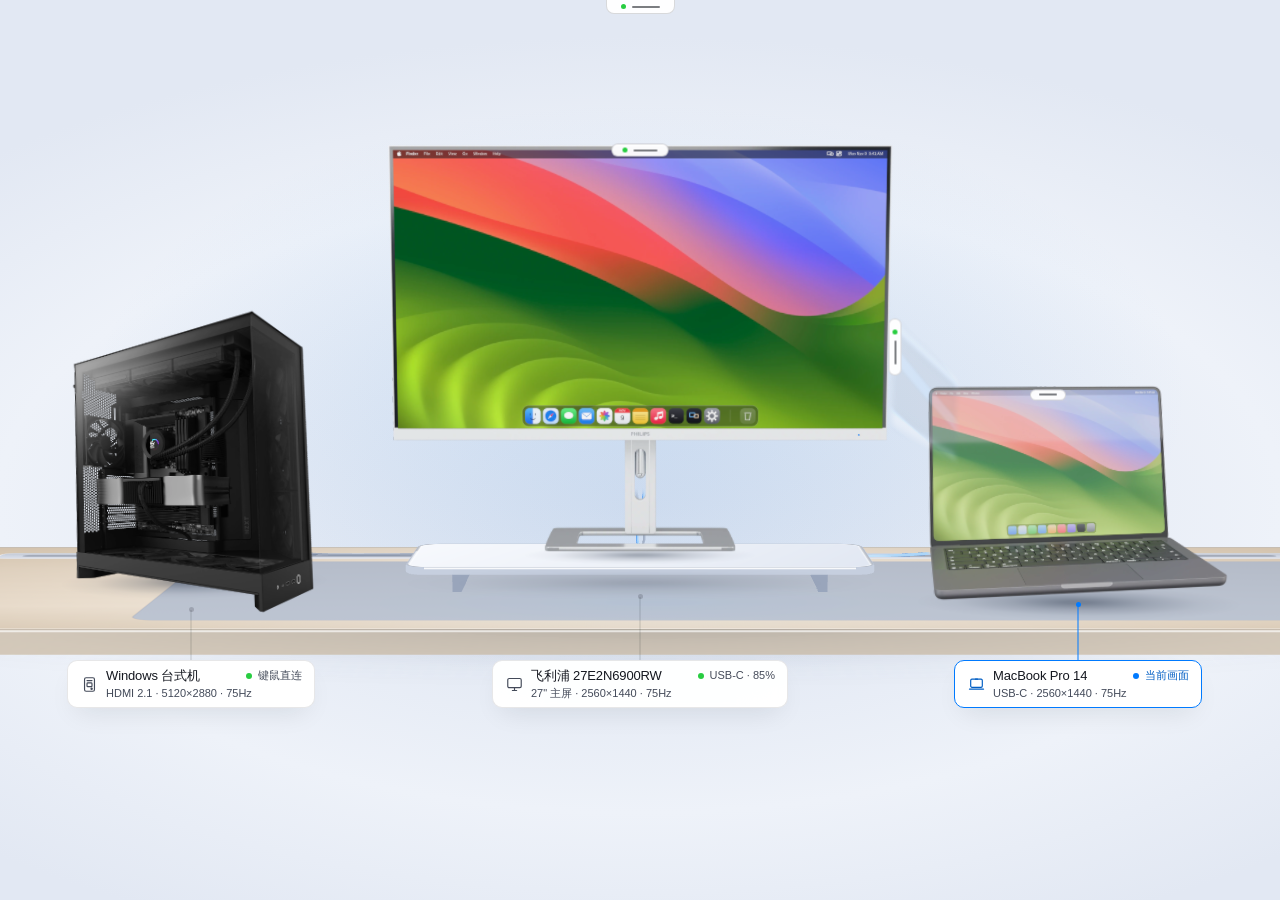
<file: ui/index.html>
<!DOCTYPE html>
<html lang="zh-CN" data-theme="dark" data-topology="dual">
<head>
  <meta charset="UTF-8" />
  <meta name="viewport" content="width=device-width, initial-scale=1.0" />
  <title>Kvmddc</title>
  <link rel="stylesheet" href="./styles.css" />
</head>
<body>
  <div class="studio-backdrop" aria-hidden="true"></div>
  <canvas id="stageCanvas" aria-label="Kvmddc 虚拟工作室桌面三维舞台"></canvas>
  <div class="window-drag-bar" data-tauri-drag-region aria-hidden="true"></div>

  <header class="top-chrome" aria-label="顶部贴边操作栏">
    <div class="top-left-group">
      <div class="alert-inline-pill" id="alertBanner" role="status" data-tone="red" hidden>
        <span class="status-dot is-red" id="alertDot" aria-hidden="true"></span>
        <span class="alert-inline-text" id="alertMessage">切源未响应</span>
        <button type="button" class="alert-retry-btn" id="alertRetryBtn">重试</button>
        <button type="button" class="alert-retry-btn" id="alertDismissBtn" aria-label="关闭提示">关闭</button>
      </div>
    </div>

    <div class="top-dock-zone" id="topDockZone" data-open="false">
      <div class="top-edge-sensor" id="topEdgeSensor">
        <button type="button" class="top-edge-lip" id="topEdgeLip" aria-label="展开顶部操作工具栏">
          <span class="lip-dot" id="topDockDot" aria-hidden="true"></span>
          <span class="lip-bar" aria-hidden="true"></span>
        </button>
      </div>

      <div class="top-dock-tray" id="topDockTray">
        <div class="mac-popover top-dock-bar" id="topDockBar" role="toolbar" aria-label="桌面视图与快捷动作">
          <div class="mac-seg" id="topologyBar" role="tablist" aria-label="桌面设备视图">
            <button type="button" class="mac-seg-btn is-active" data-topo-mode="auto">自动识别</button>
            <button type="button" class="mac-seg-btn" data-topo-mode="dual">双机桌面</button>
            <button type="button" class="mac-seg-btn" data-topo-mode="triple">三机桌面</button>
          </div>

          <span class="crown-sep" aria-hidden="true"></span>

          <div class="top-action-group" role="group" aria-label="桌面快捷动作">
            <button type="button" class="top-tool-btn" id="btnPairNow">
              <svg class="icon-13" viewBox="0 0 24 24" aria-hidden="true">
                <path d="M10 13a5 5 0 0 0 7.1 0l2.8-2.8a5 5 0 0 0-7.1-7.1L11.2 4.7" />
                <path d="M14 11a5 5 0 0 0-7.1 0l-2.8 2.8a5 5 0 0 0 7.1 7.1l1.6-1.6" />
              </svg>
              <span>配对校准</span>
            </button>
            <button type="button" class="top-tool-btn" id="btnLeaveDesk">
              <svg class="icon-13" viewBox="0 0 24 24" aria-hidden="true">
                <path d="M4 12h11M11 8l4 4-4 4M19 5v14" />
              </svg>
              <span>离桌让屏</span>
            </button>
            <button type="button" class="top-tool-btn" id="btnGatherWin">
              <svg class="icon-13" viewBox="0 0 24 24" aria-hidden="true">
                <rect x="3" y="4.5" width="18" height="15" rx="2" />
                <path d="M14 9l-4 3 4 3" />
              </svg>
              <span>收拢窗口</span>
            </button>
            <button type="button" class="top-tool-btn" id="btnSleepTop" aria-pressed="false">
              <svg class="icon-13" viewBox="0 0 24 24" aria-hidden="true">
                <path d="M20.4 14.2A8.4 8.4 0 0 1 9.8 3.6a8.4 8.4 0 1 0 10.6 10.6Z" />
              </svg>
              <span>熄屏待机</span>
            </button>
          </div>

          <span class="crown-sep" aria-hidden="true"></span>

          <div class="mac-seg" id="themeSwitch" aria-label="浅色与深色外观">
            <button type="button" class="mac-seg-btn" data-theme-val="light">浅色</button>
            <button type="button" class="mac-seg-btn is-active" data-theme-val="dark">深色</button>
          </div>
        </div>
      </div>
    </div>
  </header>

  <div class="stage-hit-layer" id="stageHitLayer" aria-hidden="true">
    <button type="button" class="mesh-hit hit-win" id="hitWinMesh" tabindex="-1" title="点击切至 Windows 台式机"></button>
    <button type="button" class="mesh-hit hit-studio" id="hitStudioMesh" tabindex="-1" title="点击切至 Mac Studio"></button>
    <button type="button" class="mesh-hit hit-ext" id="hitExtScreen" tabindex="-1" title="查看主显示器当前连接状态"></button>
    <button type="button" class="mesh-hit hit-mbp" id="hitMbpScreen" tabindex="-1" title="点击切至 MacBook Pro 或上下拖拽调节双屏对齐"></button>
  </div>

  <main class="spatial-overlay" aria-label="屏框抽屉交互区">
    <div class="edge-zone pos-ext-top" id="zoneLensTop" data-open="false">
      <button type="button" class="edge-lip lip-horiz" aria-label="展开主显示器顶框控制栏">
        <span class="lip-dot" id="lensTopDot"></span>
        <span class="lip-bar"></span>
      </button>

      <div class="mac-popover bezel-crown" id="lensDisplayCrown" role="region" aria-label="外接大屏信号与亮度">
        <div class="mac-seg crown-host-seg" id="lensHostSeg" data-count="2">
          <button type="button" class="mac-seg-btn is-active" data-host="macbook">
            <span class="host-dot is-on" aria-hidden="true"></span>
            <span>MacBook</span>
          </button>
          <button type="button" class="mac-seg-btn" data-host="windows">
            <span class="host-dot" aria-hidden="true"></span>
            <span>Windows</span>
          </button>
          <button type="button" class="mac-seg-btn" data-host="studio" id="lensStudioSegBtn" hidden>
            <span class="host-dot" aria-hidden="true"></span>
            <span>Studio</span>
          </button>
        </div>

        <span class="crown-sep" aria-hidden="true"></span>

        <div class="crown-slider-group">
          <svg class="icon-14 muted-icon" viewBox="0 0 24 24" aria-hidden="true">
            <circle cx="12" cy="12" r="4.2" />
            <path d="M12 2.5v2.4M12 19.1v2.4M4.9 4.9l1.7 1.7M17.4 17.4l1.7 1.7M2.5 12h2.4M19.1 12h2.4M4.9 19.1l1.7-1.7M17.4 6.6l1.7-1.7" />
          </svg>
          <div class="chiclet-slider crown-chiclet" id="lensSlider" role="slider" tabindex="0" aria-label="主显示器硬件亮度" aria-valuemin="0" aria-valuemax="100" aria-valuenow="85"></div>
          <span class="slider-readout tabular-nums" id="lensBrightnessPct">85%</span>
        </div>

        <span class="crown-sep" aria-hidden="true"></span>

        <div class="crown-slider-group">
          <button type="button" class="crown-mute-btn" id="lensMuteBtn" aria-pressed="false" aria-label="切换系统与显示器静音" title="切换系统与显示器静音">
            <svg class="icon-14" id="lensMuteIcon" viewBox="0 0 24 24" aria-hidden="true">
              <path d="M11 5L6.5 9H3.5v6h3L11 19V5Z" />
              <path d="M15.5 8.8a4.8 4.8 0 0 1 0 6.4M18.6 6.2a8.5 8.5 0 0 1 0 11.6" />
            </svg>
          </button>
          <div class="chiclet-slider crown-vol-chiclet" id="lensVolSlider" role="slider" tabindex="0" aria-label="系统与显示器音量" aria-valuemin="0" aria-valuemax="100" aria-valuenow="75"></div>
          <span class="slider-readout tabular-nums" id="lensVolumePct">75%</span>
        </div>

        <span class="crown-sep" aria-hidden="true"></span>

        <button type="button" class="mac-popup-btn tabular-nums" id="lensColorBtn" aria-haspopup="listbox" aria-expanded="false" title="点击选择当前主机色温预设">
          <span id="lensColorLabel">6500K</span>
          <span class="mac-popup-chevrons" aria-hidden="true">
            <svg viewBox="0 0 8 12"><path d="M1.5 4.2L4 1.7l2.5 2.5M1.5 7.8L4 10.3l2.5-2.5" /></svg>
          </span>
        </button>

        <button type="button" class="mac-push-btn" id="lensSleepBtn" aria-pressed="false">
          <svg class="icon-13" viewBox="0 0 24 24" aria-hidden="true">
            <path d="M20.4 14.2A8.4 8.4 0 0 1 9.8 3.6a8.4 8.4 0 1 0 10.6 10.6Z" />
          </svg>
          <span id="lensSleepLabel">熄屏</span>
        </button>
      </div>
    </div>

    <div class="edge-zone pos-ext-seam" id="zoneLensSeam" data-open="false">
      <button type="button" class="edge-lip lip-vert" aria-label="展开双屏跨屏设置">
        <span class="lip-dot" id="lensSeamDot"></span>
        <span class="lip-bar"></span>
      </button>

      <div class="mac-popover seam-popover" id="lensSeamHub" role="region" aria-label="双屏跨屏设置">
        <div class="mac-form-row">
          <span class="mac-row-label">副屏高度</span>
          <div class="mac-stepper-field">
            <span class="mac-stepper-val tabular-nums" id="lensAlignVal">81%</span>
            <span class="mac-stepper-divider" aria-hidden="true"></span>
            <div class="mac-stepper-btns">
              <button type="button" class="mac-step-half" id="alignUpBtn" aria-label="上移副屏对齐">
                <svg viewBox="0 0 10 6" aria-hidden="true"><path d="M1.5 4.5L5 1.5l3.5 3" /></svg>
              </button>
              <button type="button" class="mac-step-half" id="alignDownBtn" aria-label="下移副屏对齐">
                <svg viewBox="0 0 10 6" aria-hidden="true"><path d="M1.5 1.5L5 4.5l3.5-3" /></svg>
              </button>
            </div>
          </div>
        </div>

        <div class="mac-form-sep" aria-hidden="true"></div>

        <button type="button" class="mac-form-row mac-switch-row" id="lensDeskflowBtn" role="switch" aria-checked="true">
          <span class="mac-row-label">键鼠跨屏守护</span>
          <span class="mac-switch" aria-hidden="true"><span class="mac-switch-thumb"></span></span>
        </button>

        <div class="mac-form-sep" aria-hidden="true"></div>

        <button type="button" class="mac-form-row mac-switch-row" id="lensSlideBtn" role="switch" aria-checked="true">
          <span class="mac-row-label">右滑进笔记本屏</span>
          <span class="mac-switch" aria-hidden="true"><span class="mac-switch-thumb"></span></span>
        </button>

        <div class="mac-form-sep" aria-hidden="true"></div>

        <button type="button" class="mac-form-row mac-switch-row" id="lensPortalBtn" role="switch" aria-checked="false">
          <span class="mac-row-label">按 Ctrl 切主屏</span>
          <span class="mac-switch" aria-hidden="true"><span class="mac-switch-thumb"></span></span>
        </button>

        <div class="mac-form-sep" aria-hidden="true"></div>

        <button type="button" class="mac-form-row mac-switch-row" id="lensModMapBtn" role="switch" aria-checked="true">
          <span class="mac-row-label">⌘/Ctrl 跨机对齐</span>
          <span class="mac-switch" aria-hidden="true"><span class="mac-switch-thumb"></span></span>
        </button>
      </div>
    </div>

    <div class="edge-zone pos-mbp-top" id="zoneLensMbp" data-open="false">
      <button type="button" class="edge-lip lip-horiz lip-compact" aria-label="展开键鼠连接设置">
        <span class="lip-bar"></span>
      </button>

      <div class="mac-popover mbp-popover" id="lensMbpCrown" role="region" aria-label="键鼠连接源">
        <span class="mac-row-label">键鼠直连源</span>
        <button type="button" class="mac-popup-btn" id="lensKmBtn">
          <span class="tabular-nums" id="lensKmLabel">Windows 直连</span>
          <span class="mac-popup-chevrons" aria-hidden="true">
            <svg viewBox="0 0 8 12"><path d="M1.5 4.2L4 1.7l2.5 2.5M1.5 7.8L4 10.3l2.5-2.5" /></svg>
          </span>
        </button>
      </div>
    </div>
  </main>

  <section class="device-mounts-layer" id="deviceMountsLayer" aria-label="桌面设备空间挂载胶囊与悬停详情">
    <div class="device-mount" id="mountWindows" data-device="windows" data-active="false" data-expanded="false">
      <span class="mount-tether" aria-hidden="true"><i class="tether-dot"></i></span>
      <button type="button" class="mount-pill is-host" id="cardWindows" aria-expanded="false">
        <span class="mount-icon-slot" aria-hidden="true">
          <svg class="icon-17" viewBox="0 0 24 24">
            <rect x="5" y="2.5" width="14" height="19" rx="2.2" />
            <line x1="8.5" y1="6.5" x2="15.5" y2="6.5" />
            <rect x="8.5" y="9.8" width="7" height="5.2" rx="1" />
            <circle cx="15" cy="18" r="0.9" />
          </svg>
        </span>
        <span class="mount-content">
          <span class="mount-top-line">
            <span class="mount-name">Windows 台式机</span>
            <span class="mount-status" id="badgeWindows">
              <span class="badge-dot is-standby" id="dotWindows" aria-hidden="true"></span>
              <span id="stateWindows">键鼠直连</span>
            </span>
          </span>
          <span class="mount-brief tabular-nums" id="specWindows">HDMI 2.1 · RTX 5060 Ti · 300Hz</span>
        </span>
      </button>

      <div class="mount-inspector mac-popover" id="inspectorWindows" role="region" aria-label="Windows 台式机链路参数">
        <button type="button" class="ins-row ins-port-btn" id="btnCycleWinPort" aria-haspopup="listbox" aria-expanded="false" title="点击选择视频接口或恢复自动识别">
          <span class="ins-k">视频接口</span>
          <span class="ins-select-right">
            <span class="ins-v tabular-nums" id="insWinPort">HDMI 2.1 · 自动识别</span>
            <span class="mac-popup-chevrons" aria-hidden="true">
              <svg viewBox="0 0 8 12"><path d="M1.5 4.2L4 1.7l2.5 2.5M1.5 7.8L4 10.3l2.5-2.5" /></svg>
            </span>
          </span>
        </button>
        <div class="ins-sep" aria-hidden="true"></div>
        <button type="button" class="ins-row ins-port-btn" id="btnSelectWinMode" aria-haspopup="listbox" aria-expanded="false" title="点击切换 Windows 显示分辨率与刷新率">
          <span class="ins-k">输出时序</span>
          <span class="ins-select-right">
            <span class="ins-v tabular-nums" id="insWinMode">5120×2880 · 75Hz</span>
            <span class="mac-popup-chevrons" aria-hidden="true">
              <svg viewBox="0 0 8 12"><path d="M1.5 4.2L4 1.7l2.5 2.5M1.5 7.8L4 10.3l2.5-2.5" /></svg>
            </span>
          </span>
        </button>
        <div class="ins-sep" aria-hidden="true"></div>
        <div class="ins-row">
          <span class="ins-k">独立显卡</span>
          <span class="ins-v tabular-nums" id="insWinHost">RTX 5060 Ti · 局域网在线</span>
        </div>
        <div class="ins-sep" aria-hidden="true"></div>
        <div class="ins-row">
          <span class="ins-k">键鼠通道</span>
          <span class="ins-v tabular-nums" id="insWinKm">USB 接收器直连</span>
        </div>
      </div>
    </div>

    <div class="device-mount is-hidden" id="mountStudio" data-device="studio" data-active="false" data-expanded="false">
      <span class="mount-tether" aria-hidden="true"><i class="tether-dot"></i></span>
      <button type="button" class="mount-pill is-host" id="cardStudio" aria-expanded="false">
        <span class="mount-icon-slot" aria-hidden="true">
          <svg class="icon-17" viewBox="0 0 24 24">
            <rect x="3.5" y="7" width="17" height="9.8" rx="2.6" />
            <line x1="7.5" y1="12.6" x2="7.5" y2="14.2" />
            <line x1="10" y1="12.6" x2="10" y2="14.2" />
            <line x1="12.6" y1="13.4" x2="15.8" y2="13.4" />
          </svg>
        </span>
        <span class="mount-content">
          <span class="mount-top-line">
            <span class="mount-name">Mac Studio</span>
            <span class="mount-status" id="badgeStudio">
              <span class="badge-dot is-standby" id="dotStudio" aria-hidden="true"></span>
              <span id="stateStudio">待机在线</span>
            </span>
          </span>
          <span class="mount-brief tabular-nums" id="specStudio">DP 1.4 · M5 Max · 5K 120Hz</span>
        </span>
      </button>

      <div class="mount-inspector mac-popover" id="inspectorStudio" role="region" aria-label="Mac Studio 链路参数">
        <button type="button" class="ins-row ins-port-btn" id="btnCycleStuPort" aria-haspopup="listbox" aria-expanded="false" title="点击选择视频接口或恢复自动识别">
          <span class="ins-k">视频接口</span>
          <span class="ins-select-right">
            <span class="ins-v tabular-nums" id="insStuPort">DP 1.4 · 自动识别</span>
            <span class="mac-popup-chevrons" aria-hidden="true">
              <svg viewBox="0 0 8 12"><path d="M1.5 4.2L4 1.7l2.5 2.5M1.5 7.8L4 10.3l2.5-2.5" /></svg>
            </span>
          </span>
        </button>
        <div class="ins-sep" aria-hidden="true"></div>
        <button type="button" class="ins-row ins-port-btn" id="btnSelectStuMode" aria-haspopup="listbox" aria-expanded="false" title="点击切换 Mac Studio 显示分辨率与 HiDPI">
          <span class="ins-k">图形输出</span>
          <span class="ins-select-right">
            <span class="ins-v tabular-nums" id="insStuMode">5120×2880 · 120Hz</span>
            <span class="mac-popup-chevrons" aria-hidden="true">
              <svg viewBox="0 0 8 12"><path d="M1.5 4.2L4 1.7l2.5 2.5M1.5 7.8L4 10.3l2.5-2.5" /></svg>
            </span>
          </span>
        </button>
        <div class="ins-sep" aria-hidden="true"></div>
        <div class="ins-row">
          <span class="ins-k">计算核心</span>
          <span class="ins-v tabular-nums" id="insStuHost">Apple M5 Max · 槽位 3</span>
        </div>
        <div class="ins-sep" aria-hidden="true"></div>
        <div class="ins-row">
          <span class="ins-k">跨屏跟随</span>
          <span class="ins-v tabular-nums" id="insStuKm">切屏自动跟随</span>
        </div>
      </div>
    </div>

    <div class="device-mount" id="mountMonitor" data-device="monitor" data-active="false" data-expanded="false">
      <span class="mount-tether" aria-hidden="true"><i class="tether-dot"></i></span>
      <button type="button" class="mount-pill is-monitor" id="cardMonitor" aria-expanded="false">
        <span class="mount-icon-slot" aria-hidden="true">
          <svg class="icon-17" viewBox="0 0 24 24">
            <rect x="2.5" y="3.5" width="19" height="13" rx="2" />
            <path d="M9 20.5h6M12 16.5v4" />
          </svg>
        </span>
        <span class="mount-content">
          <span class="mount-top-line">
            <span class="mount-name" id="nameMonitor">飞利浦 27E2N6900RW</span>
            <span class="mount-status" id="badgeMonitor">
              <span class="badge-dot is-online" id="dotMonitor" aria-hidden="true"></span>
              <span class="tabular-nums" id="stateMonitor">USB-C · 85%</span>
            </span>
          </span>
          <span class="mount-brief tabular-nums" id="specMonitor">27" 5K 主屏 · 5120×2880 75Hz</span>
        </span>
      </button>

      <div class="mount-inspector mac-popover" id="inspectorMonitor" role="region" aria-label="飞利浦显示器实时参数">
        <div class="ins-row">
          <span class="ins-k">当前信号</span>
          <span class="ins-v tabular-nums" id="insMonInput">USB-C · MacBook Pro</span>
        </div>
        <div class="ins-sep" aria-hidden="true"></div>
        <button type="button" class="ins-row ins-port-btn" id="btnSelectMonMode" aria-haspopup="listbox" aria-expanded="false" title="点击切换当前画面显示分辨率与 HiDPI">
          <span class="ins-k">显示模式</span>
          <span class="ins-select-right">
            <span class="ins-v tabular-nums" id="insMonMode">2560×1440 · 75Hz · HiDPI</span>
            <span class="mac-popup-chevrons" aria-hidden="true">
              <svg viewBox="0 0 8 12"><path d="M1.5 4.2L4 1.7l2.5 2.5M1.5 7.8L4 10.3l2.5-2.5" /></svg>
            </span>
          </span>
        </button>
        <div class="ins-sep" aria-hidden="true"></div>
        <div class="ins-row">
          <span class="ins-k">音画输出</span>
          <span class="ins-v tabular-nums" id="insMonBri">亮度 85% · 音量 75%</span>
        </div>
        <div class="ins-sep" aria-hidden="true"></div>
        <button type="button" class="ins-row ins-port-btn" id="btnCycleColorPreset" aria-haspopup="listbox" aria-expanded="false" title="点击选择当前主机的记忆色温">
          <span class="ins-k">色温记忆</span>
          <span class="ins-select-right">
            <span class="ins-v tabular-nums" id="insMonColor">6500K 标准</span>
            <span class="mac-popup-chevrons" aria-hidden="true">
              <svg viewBox="0 0 8 12"><path d="M1.5 4.2L4 1.7l2.5 2.5M1.5 7.8L4 10.3l2.5-2.5" /></svg>
            </span>
          </span>
        </button>
      </div>
    </div>

    <div class="device-mount" id="mountMacbook" data-device="macbook" data-active="true" data-expanded="false">
      <span class="mount-tether" aria-hidden="true"><i class="tether-dot"></i></span>
      <button type="button" class="mount-pill is-host" id="cardMacbook" aria-expanded="false">
        <span class="mount-icon-slot" aria-hidden="true">
          <svg class="icon-17" viewBox="0 0 24 24">
            <rect x="3.8" y="4.5" width="16.4" height="11.5" rx="1.8" />
            <line x1="10.5" y1="4.5" x2="13.5" y2="4.5" />
            <path d="M2 18.5h20" />
          </svg>
        </span>
        <span class="mount-content">
          <span class="mount-top-line">
            <span class="mount-name">MacBook Pro 14</span>
            <span class="mount-status" id="badgeMacbook">
              <span class="badge-dot is-active" id="dotMacbook" aria-hidden="true"></span>
              <span id="stateMacbook">当前画面</span>
            </span>
          </span>
          <span class="mount-brief tabular-nums" id="specMacbook">USB-C 96W · 5K 主屏 + 14" 内屏</span>
        </span>
      </button>

      <div class="mount-inspector mac-popover" id="inspectorMacbook" role="region" aria-label="MacBook Pro 14 链路参数">
        <button type="button" class="ins-row ins-port-btn" id="btnCycleMbpPort" aria-haspopup="listbox" aria-expanded="false" title="点击选择视频接口或恢复自动识别">
          <span class="ins-k">视频接口</span>
          <span class="ins-select-right">
            <span class="ins-v tabular-nums" id="insMbpPort">USB-C · 自动识别</span>
            <span class="mac-popup-chevrons" aria-hidden="true">
              <svg viewBox="0 0 8 12"><path d="M1.5 4.2L4 1.7l2.5 2.5M1.5 7.8L4 10.3l2.5-2.5" /></svg>
            </span>
          </span>
        </button>
        <div class="ins-sep" aria-hidden="true"></div>
        <button type="button" class="ins-row ins-port-btn" id="btnSelectMbpMode" aria-haspopup="listbox" aria-expanded="false" title="点击切换 MacBook Pro 显示分辨率与 HiDPI">
          <span class="ins-k">显示模式</span>
          <span class="ins-select-right">
            <span class="ins-v tabular-nums" id="insMbpMode">2560×1440 · 75Hz · HiDPI</span>
            <span class="mac-popup-chevrons" aria-hidden="true">
              <svg viewBox="0 0 8 12"><path d="M1.5 4.2L4 1.7l2.5 2.5M1.5 7.8L4 10.3l2.5-2.5" /></svg>
            </span>
          </span>
        </button>
        <div class="ins-sep" aria-hidden="true"></div>
        <div class="ins-row">
          <span class="ins-k">内屏色彩</span>
          <span class="ins-v tabular-nums">Liquid XDR · Sonoma</span>
        </div>
        <div class="ins-sep" aria-hidden="true"></div>
        <div class="ins-row">
          <span class="ins-k">边缘对齐</span>
          <span class="ins-v tabular-nums" id="insMbpSync">高度 81% · 右滑进笔记本屏</span>
        </div>
      </div>
    </div>
  </section>

  <div class="perm-overlay" id="permOverlay" hidden>
    <div class="mac-popover perm-dialog" role="dialog" aria-modal="true" aria-labelledby="permTitle">
      <div class="perm-head">
        <div class="perm-title-wrap">
          <svg class="icon-17 perm-shield-icon" viewBox="0 0 24 24" aria-hidden="true">
            <path d="M12 3l7 3v5.5c0 4.6-3 8.6-7 9.5-4-.9-7-4.9-7-9.5V6l7-3Z" />
            <path d="M9.5 12.2l1.8 1.8 3.6-3.8" />
          </svg>
          <span class="perm-title" id="permTitle">开启辅助功能权限</span>
        </div>
        <span class="perm-badge">
          <span class="status-dot is-amber" id="permDot" aria-hidden="true"></span>
          <span id="permStatusText">待授权</span>
        </span>
      </div>

      <p class="perm-desc">
        跨屏共享一套键鼠需要在系统设置「辅助功能」中打开 Kvmddc。若开关已是蓝色仍提示待授权，请将其先关闭再重新打开一次刷新签名，完成后浮窗会自动收起。
      </p>

      <div class="mac-form-sep" aria-hidden="true"></div>

      <div class="perm-actions">
        <button type="button" class="perm-later-btn" id="permLaterBtn">稍后</button>
        <div class="perm-actions-right">
          <button type="button" class="mac-push-btn" id="permRestartBtn">已刷新，重新检测</button>
          <button type="button" class="perm-primary-btn" id="permOpenBtn">打开系统设置</button>
        </div>
      </div>
    </div>
  </div>

  <div class="mac-popover mac-select-menu" id="stageSelectMenu" role="listbox" hidden></div>

  <script src="./bundle.js"></script>
</body>
</html>
</file>
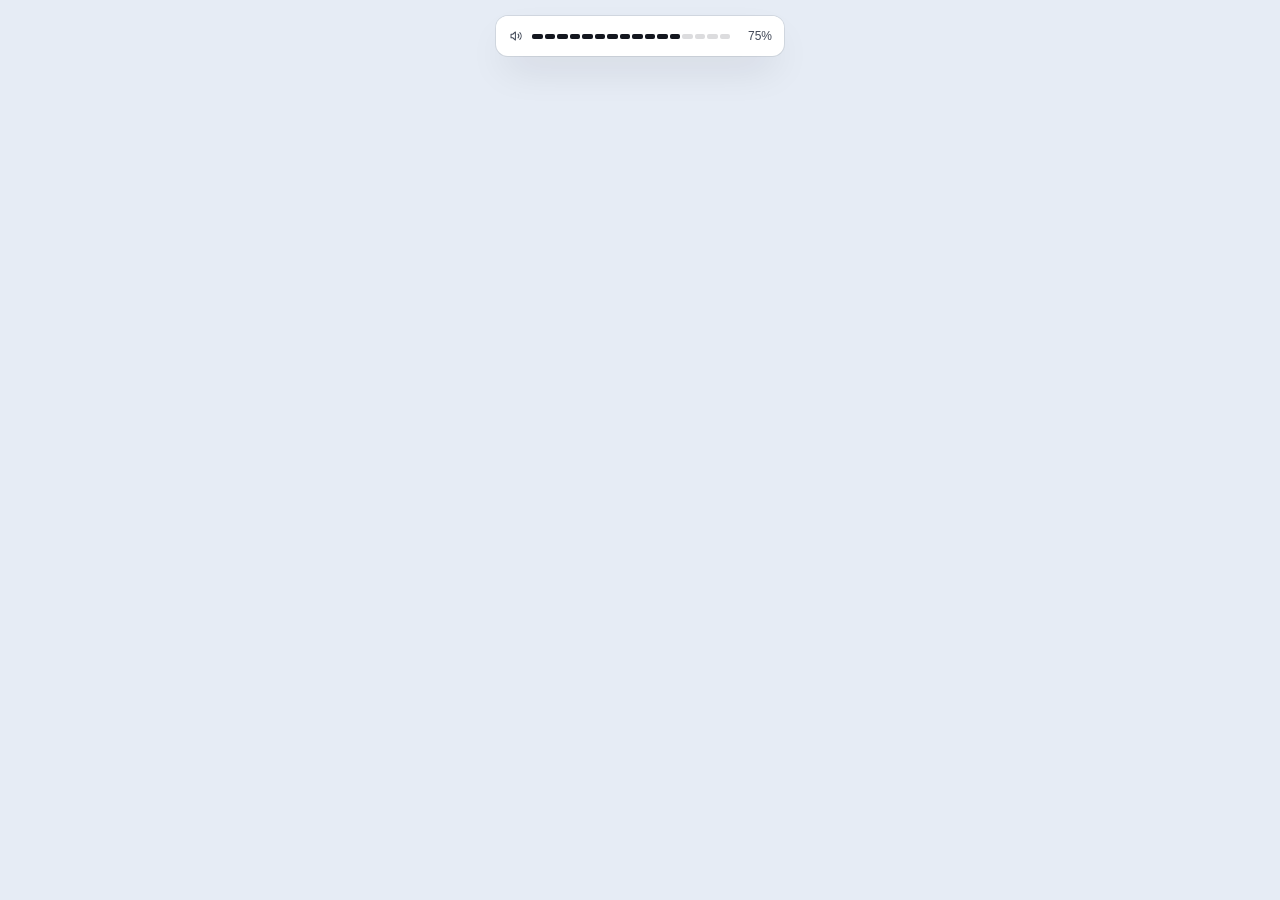
<file: ui/hud.html>
<!DOCTYPE html>
<html lang="zh-CN" data-theme="dark">
<head>
  <meta charset="UTF-8" />
  <meta name="viewport" content="width=device-width, initial-scale=1.0" />
  <title>Kvmddc 状态指示</title>
  <link rel="stylesheet" href="./styles.css" />
</head>
<body class="picker-body">
  <div class="mac-popover hud-bar" role="status" aria-live="polite">
    <span class="hud-icon-slot muted-icon" id="hudIcon" aria-hidden="true"></span>
    <span class="mac-row-label hud-text" id="hudLabel" hidden>显示器音量</span>
    <div class="chiclet-slider tray-chiclet" id="hudSlider" aria-hidden="true"></div>
    <span class="slider-readout tabular-nums" id="hudReadout">75%</span>
  </div>
  <script src="./hud.js"></script>
</body>
</html>
</file>
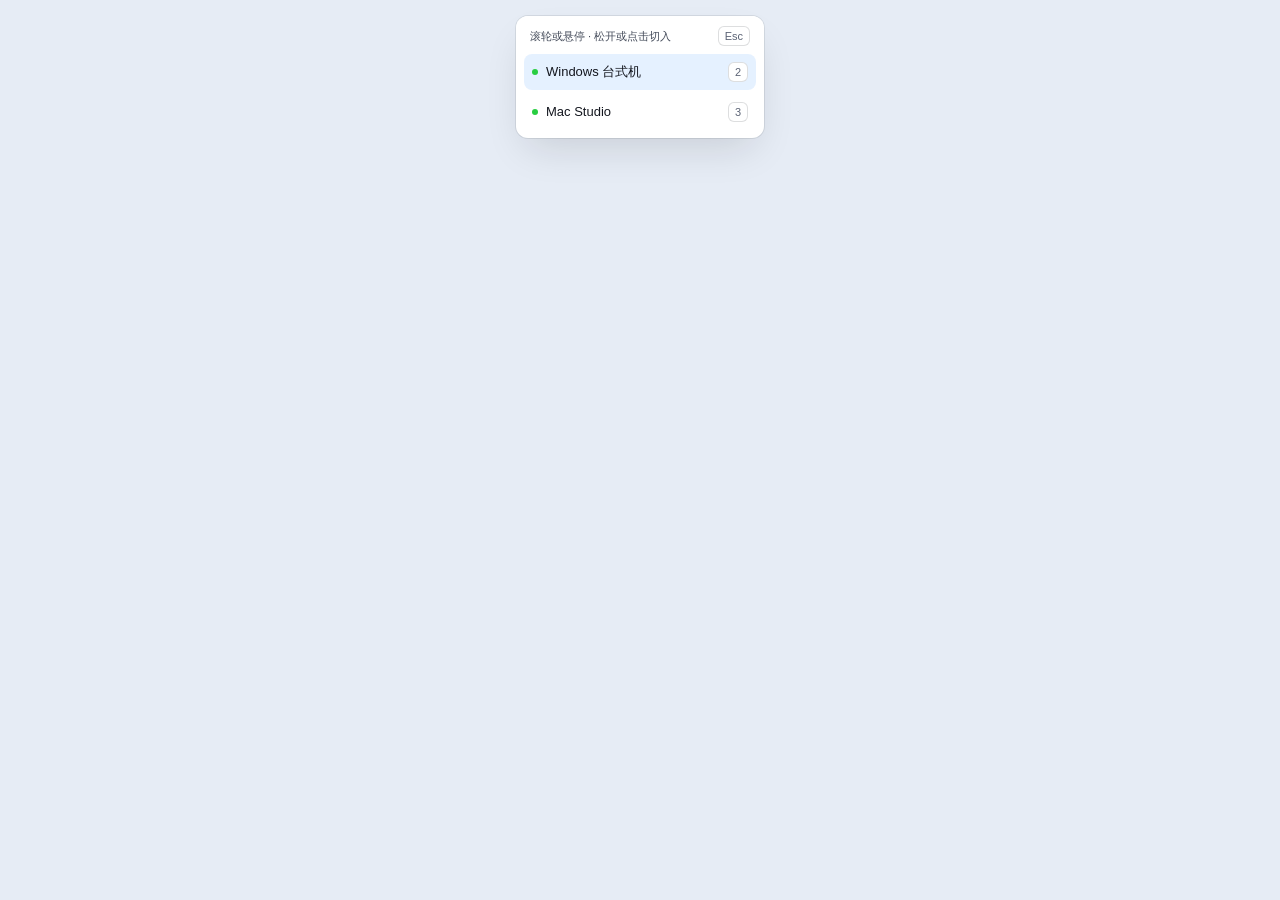
<file: ui/picker.html>
<!DOCTYPE html>
<html lang="zh-CN" data-theme="dark">
<head>
  <meta charset="UTF-8" />
  <meta name="viewport" content="width=device-width, initial-scale=1.0" />
  <title>选择目标主机</title>
  <link rel="stylesheet" href="./styles.css" />
</head>
<body class="picker-body">
  <div class="picker-stage" id="picker-stage">
    <div class="picker-card mac-popover" id="picker-card" role="listbox" aria-label="切换目标电脑">
      <div class="picker-header">
        <span>滚轮或悬停 · 松开或点击切入</span>
        <kbd class="tray-kbd picker-esc-btn" id="picker-esc" title="点击取消切换">Esc</kbd>
      </div>
      <div class="picker-list" id="picker-list"></div>
    </div>
  </div>
  <script src="./picker.js"></script>
</body>
</html>
</file>
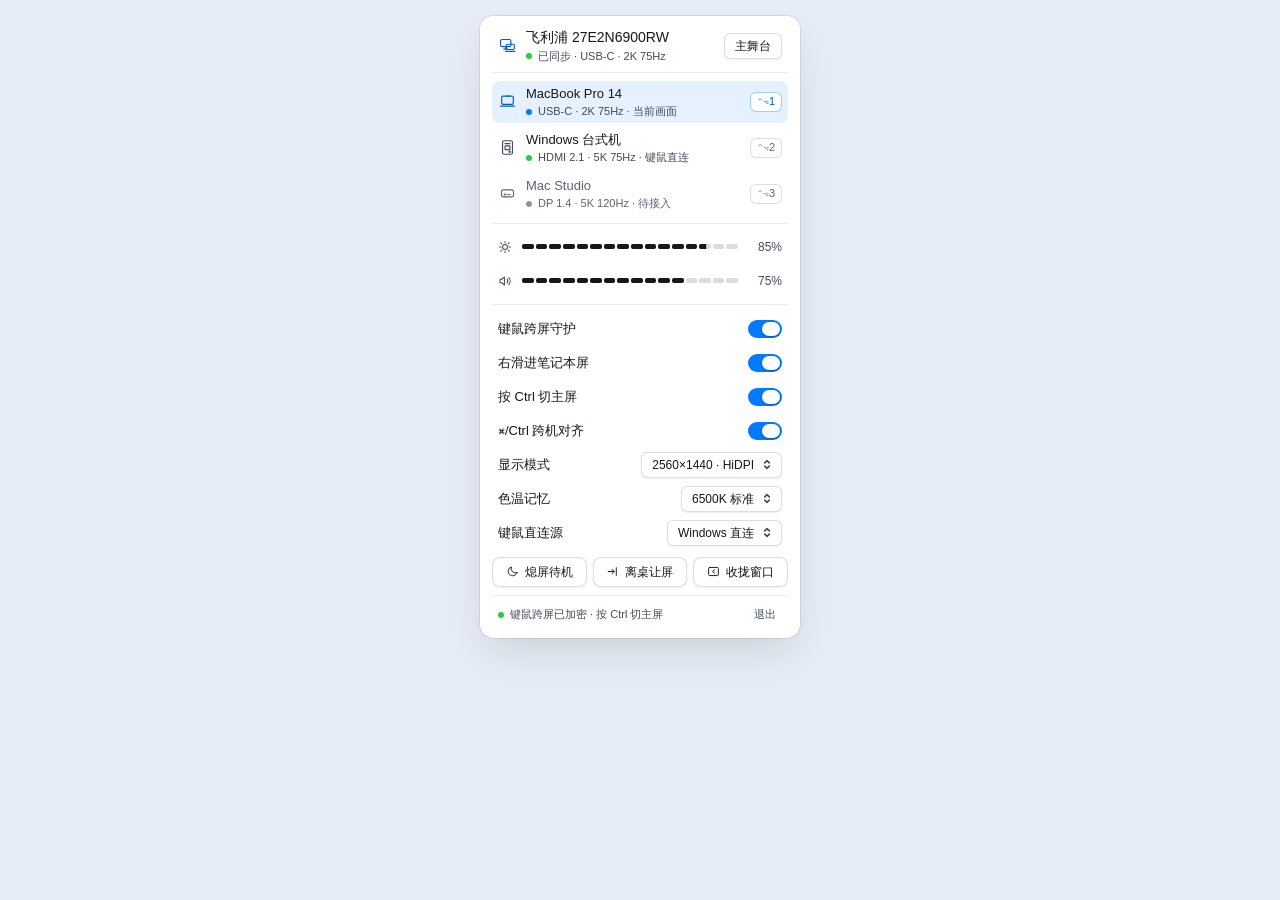
<file: ui/tray.html>
<!DOCTYPE html>
<html lang="zh-CN" data-theme="dark">
<head>
  <meta charset="UTF-8" />
  <meta name="viewport" content="width=device-width, initial-scale=1.0" />
  <title>Kvmddc 控制中心</title>
  <link rel="stylesheet" href="./styles.css" />
</head>
<body class="tray-body">
  <main class="tray-panel mac-popover" aria-label="Kvmddc 菜单栏控制中心">
    <header class="tray-header">
      <div class="tray-title-group">
        <span class="tray-display-icon" aria-hidden="true">
          <svg class="icon-17" viewBox="0 0 24 24">
            <rect x="2.2" y="3.5" width="14.6" height="10.2" rx="2" />
            <path d="M6.8 17.2h5.4M9.5 13.7v3.5" />
            <rect x="10.4" y="10.2" width="11.2" height="7.4" rx="1.6" />
            <path d="M9.4 20.2h13.2" />
          </svg>
        </span>
        <div class="tray-title-stack">
          <span class="tray-title" id="trayMonitorTitle">飞利浦 27E2N6900RW</span>
          <span class="tray-subtitle tabular-nums">
            <span class="status-dot is-green" id="trayStatusDot" aria-hidden="true"></span>
            <span id="trayStatusText">已同步 · USB-C 5K 75Hz</span>
          </span>
        </div>
      </div>

      <button type="button" class="mac-push-btn" id="btnOpenStage">主舞台</button>
    </header>

    <div class="tray-perm-bar" id="trayPermBar" hidden>
      <span class="tray-perm-left">
        <span class="status-dot is-amber" aria-hidden="true"></span>
        <span class="tray-perm-text">键鼠需辅助功能授权</span>
      </span>
      <span class="tray-perm-btns">
        <button type="button" class="alert-retry-btn" id="trayPermOpenBtn">去开启</button>
        <button type="button" class="alert-retry-btn" id="trayPermRestartBtn">重新检测</button>
      </span>
    </div>

    <div class="tray-sep" aria-hidden="true"></div>

    <section class="tray-host-list" id="trayHostList" aria-label="显示器信号源切换"></section>

    <div class="tray-sep" aria-hidden="true"></div>

    <section class="tray-brightness-row" aria-label="显示器硬件亮度">
      <svg class="icon-14 muted-icon" viewBox="0 0 24 24" aria-hidden="true">
        <circle cx="12" cy="12" r="4.2" />
        <path d="M12 2.5v2.4M12 19.1v2.4M4.9 4.9l1.7 1.7M17.4 17.4l1.7 1.7M2.5 12h2.4M19.1 12h2.4M4.9 19.1l1.7-1.7M17.4 6.6l1.7-1.7" />
      </svg>
      <div class="chiclet-slider tray-chiclet" id="traySlider" role="slider" tabindex="0" aria-label="主显示器硬件亮度" aria-valuemin="0" aria-valuemax="100" aria-valuenow="85"></div>
      <span class="slider-readout tabular-nums" id="trayBrightnessPct">85%</span>
    </section>

    <section class="tray-brightness-row" aria-label="显示器硬件音量">
      <button type="button" class="crown-mute-btn" id="trayMuteBtn" aria-pressed="false" aria-label="切换显示器静音" title="切换显示器静音">
        <svg class="icon-14" id="trayMuteIcon" viewBox="0 0 24 24" aria-hidden="true">
          <path d="M11 5L6.5 9H3.5v6h3L11 19V5Z" />
          <path d="M15.5 8.8a4.8 4.8 0 0 1 0 6.4M18.6 6.2a8.5 8.5 0 0 1 0 11.6" />
        </svg>
      </button>
      <div class="chiclet-slider tray-chiclet" id="trayVolSlider" role="slider" tabindex="0" aria-label="主显示器硬件音量" aria-valuemin="0" aria-valuemax="100" aria-valuenow="75"></div>
      <span class="slider-readout tabular-nums" id="trayVolumePct">75%</span>
    </section>

    <div class="tray-sep" aria-hidden="true"></div>

    <section class="tray-controls-list" aria-label="跨屏与键鼠路由">
      <button type="button" class="mac-form-row mac-switch-row" id="trayDeskflowSwitch" role="switch" aria-checked="true">
        <span class="mac-row-label">键鼠跨屏守护</span>
        <span class="mac-switch" aria-hidden="true"><span class="mac-switch-thumb"></span></span>
      </button>

      <button type="button" class="mac-form-row mac-switch-row" id="traySlideSwitch" role="switch" aria-checked="true">
        <span class="mac-row-label">右滑进笔记本屏</span>
        <span class="mac-switch" aria-hidden="true"><span class="mac-switch-thumb"></span></span>
      </button>

      <button type="button" class="mac-form-row mac-switch-row" id="trayCtrlEdgeSwitch" role="switch" aria-checked="true">
        <span class="mac-row-label">按 Ctrl 切主屏</span>
        <span class="mac-switch" aria-hidden="true"><span class="mac-switch-thumb"></span></span>
      </button>

      <button type="button" class="mac-form-row mac-switch-row" id="trayModSwitch" role="switch" aria-checked="true">
        <span class="mac-row-label">⌘/Ctrl 跨机对齐</span>
        <span class="mac-switch" aria-hidden="true"><span class="mac-switch-thumb"></span></span>
      </button>

      <div class="mac-form-row">
        <span class="mac-row-label">显示模式</span>
        <button type="button" class="mac-popup-btn" id="trayModeBtn" aria-haspopup="listbox" aria-expanded="false">
          <span class="tabular-nums" id="trayModeLabel">2560×1440 · HiDPI</span>
          <span class="mac-popup-chevrons" aria-hidden="true">
            <svg viewBox="0 0 8 12"><path d="M1.5 4.2L4 1.7l2.5 2.5M1.5 7.8L4 10.3l2.5-2.5" /></svg>
          </span>
        </button>
      </div>

      <div class="mac-form-row">
        <span class="mac-row-label">色温记忆</span>
        <button type="button" class="mac-popup-btn" id="trayColorBtn" aria-haspopup="listbox" aria-expanded="false">
          <span class="tabular-nums" id="trayColorLabel">6500K 标准</span>
          <span class="mac-popup-chevrons" aria-hidden="true">
            <svg viewBox="0 0 8 12"><path d="M1.5 4.2L4 1.7l2.5 2.5M1.5 7.8L4 10.3l2.5-2.5" /></svg>
          </span>
        </button>
      </div>

      <div class="mac-form-row">
        <span class="mac-row-label">键鼠直连源</span>
        <button type="button" class="mac-popup-btn" id="trayProviderBtn" aria-haspopup="listbox" aria-expanded="false">
          <span class="tabular-nums" id="trayProviderLabel">Windows 直连</span>
          <span class="mac-popup-chevrons" aria-hidden="true">
            <svg viewBox="0 0 8 12"><path d="M1.5 4.2L4 1.7l2.5 2.5M1.5 7.8L4 10.3l2.5-2.5" /></svg>
          </span>
        </button>
      </div>
    </section>

    <section class="tray-actions-grid" aria-label="显示器快捷操作">
      <button type="button" class="mac-push-btn tray-action-btn" id="traySleepBtn">
        <svg class="icon-13" viewBox="0 0 24 24" aria-hidden="true">
          <path d="M20.4 14.2A8.4 8.4 0 0 1 9.8 3.6a8.4 8.4 0 1 0 10.6 10.6Z" />
        </svg>
        <span>熄屏待机</span>
      </button>

      <button type="button" class="mac-push-btn tray-action-btn" id="trayLeaveBtn">
        <svg class="icon-13" viewBox="0 0 24 24" aria-hidden="true">
          <path d="M4 12h11M11 8l4 4-4 4M19 5v14" />
        </svg>
        <span>离桌让屏</span>
      </button>

      <button type="button" class="mac-push-btn tray-action-btn" id="trayGatherBtn">
        <svg class="icon-13" viewBox="0 0 24 24" aria-hidden="true">
          <rect x="3" y="4.5" width="18" height="15" rx="2" />
          <path d="M14 9l-4 3 4 3" />
        </svg>
        <span>收拢窗口</span>
      </button>
    </section>

    <footer class="tray-footer">
      <button type="button" class="tray-footer-status tabular-nums" id="trayFooterBtn">
        <span class="status-dot is-green" id="trayFooterDot" aria-hidden="true"></span>
        <span id="trayFooterText">局域网已连通 · 按 Ctrl 切主屏</span>
      </button>
      <button type="button" class="tray-quit-btn" id="trayQuitBtn">退出</button>
    </footer>
  </main>

  <div class="mac-popover mac-select-menu" id="traySelectMenu" role="listbox" hidden></div>

  <script src="./tray.js"></script>
</body>
</html>
</file>
<file: ui/styles.css>
/* ==========================================================================
   Kvmddc · macOS 27 Native Quiet-Utility Design System (v2.0)
   Covers:
   1. Main Window (index.html): Virtual macOS Studio Desk + Bezel Drawers + Mounted Device Capsules
   2. Menu Bar Control Center Popover (tray.html): Retina Tray Popover + 16-Chiclet Brightness + Host Switcher
   3. Edge Picker Popover (picker.html): Ctrl+Edge Target Host Selector
   ========================================================================== */

:root {
  --r-panel: 14px;
  --r-popover: 12px;
  --r-card: 10px;
  --r-seg-track: 8px;
  --r-seg-thumb: 6px;
  --r-btn: 8px;
  --r-step: 6px;
  --r-tick: 2px;

  --ease-spring: cubic-bezier(0.22, 1, 0.36, 1);
  --ease-damped: cubic-bezier(0.32, 0.72, 0, 1);
  --ease-snap: cubic-bezier(0.2, 0, 0, 1);

  --font-sans: -apple-system, BlinkMacSystemFont, "SF Pro Text", "PingFang SC", "Segoe UI", sans-serif;

  --ambient-rgb: 98, 168, 236;
  --ambient-alpha: 0.16;

  /* 3D projected screen anchors */
  --ext-top-x: 700px;
  --ext-top-y: 196px;
  --seam-x: 960px;
  --seam-y: 378px;
  --mbp-top-x: 1120px;
  --mbp-top-y: 422px;

  /* 3D device hit boxes */
  --win-hit-x: 280px;
  --win-hit-y: 430px;
  --win-hit-w: 190px;
  --win-hit-h: 260px;

  --studio-hit-x: 430px;
  --studio-hit-y: 560px;
  --studio-hit-w: 130px;
  --studio-hit-h: 90px;

  --ext-hit-x: 700px;
  --ext-hit-y: 365px;
  --ext-hit-w: 440px;
  --ext-hit-h: 240px;

  --mbp-hit-x: 1120px;
  --mbp-hit-y: 520px;
  --mbp-hit-w: 230px;
  --mbp-hit-h: 155px;

  /* Spatial mounted capsule anchors */
  --win-mount-x: 256px;
  --win-mount-y: 618px;
  --studio-mount-x: 472px;
  --studio-mount-y: 636px;
  --mon-mount-x: 726px;
  --mon-mount-y: 626px;
  --mbp-mount-x: 1136px;
  --mbp-mount-y: 642px;

  --c-white: #ffffff;
  --c-black: #000000;
  --c-dark-panel: #181a1f;
  --c-ink-light: #14171f;
  --btn-primary-bg: #005ec4;

  --dot-ok: #28cd41;
  --dot-portal: #0a84ff;
  --dot-sleep: #f59e0b;
  --dot-err: #ef4444;
  --dot-standby: #8e96a4;
}

html[data-theme="dark"] {
  color-scheme: dark;
  --bg-base: #0c0f17;
  --stage-zenith: #101521;
  --stage-horizon: #1b2233;
  --stage-floor: #0b0e16;
  --ambient-alpha: 0.18;

  --mac-blue: #0a84ff;
  --mac-blue-ink: #66b2ff;
  --sel-bg: color-mix(in srgb, var(--mac-blue) 20%, transparent);
  --sel-fg: #f5f7fa;

  --popover-fill: var(--c-dark-panel);
  --popover-bd: color-mix(in srgb, var(--c-white) 15%, transparent);
  --popover-shadow:
    inset 0 1px 0 0 color-mix(in srgb, var(--c-white) 18%, transparent),
    inset 0 0 0 1px color-mix(in srgb, var(--c-white) 12%, transparent),
    0 0 0 0.5px color-mix(in srgb, var(--c-black) 72%, transparent),
    0 20px 44px -10px color-mix(in srgb, var(--c-black) 66%, transparent);

  --toolbar-fill: color-mix(in srgb, var(--c-dark-panel) 86%, transparent);
  --toolbar-bd: color-mix(in srgb, var(--c-white) 14%, transparent);
  --toolbar-shadow: 0 10px 26px -8px color-mix(in srgb, var(--c-black) 56%, transparent);

  --seg-track-fill: color-mix(in srgb, var(--c-black) 30%, transparent);
  --seg-track-bd: color-mix(in srgb, var(--c-white) 8%, transparent);
  --thumb-fill: color-mix(in srgb, var(--c-white) 20%, transparent);
  --seg-thumb-bd: color-mix(in srgb, var(--c-white) 24%, transparent);
  --seg-thumb-shadow:
    inset 0 0.5px 0 color-mix(in srgb, var(--c-white) 26%, transparent),
    0 1px 3px color-mix(in srgb, var(--c-black) 36%, transparent);
  --seg-div: color-mix(in srgb, var(--c-white) 13%, transparent);

  --ctrl-fill: color-mix(in srgb, var(--c-white) 11%, transparent);
  --ctrl-hover: color-mix(in srgb, var(--c-white) 17%, transparent);
  --ctrl-press: color-mix(in srgb, var(--c-white) 23%, transparent);
  --ctrl-bd: color-mix(in srgb, var(--c-white) 16%, transparent);
  --ctrl-shadow:
    inset 0 0.5px 0 color-mix(in srgb, var(--c-white) 18%, transparent),
    0 1px 2px color-mix(in srgb, var(--c-black) 26%, transparent);

  --switch-off-fill: color-mix(in srgb, var(--c-white) 22%, transparent);
  --row-hover-fill: color-mix(in srgb, var(--c-white) 7%, transparent);
  --sep-col: color-mix(in srgb, var(--c-white) 10%, transparent);

  --card-fill: color-mix(in srgb, var(--c-dark-panel) 88%, transparent);
  --card-hover: color-mix(in srgb, var(--c-dark-panel) 94%, transparent);
  --card-bd: color-mix(in srgb, var(--c-white) 13%, transparent);
  --card-active: color-mix(in srgb, var(--c-dark-panel) 96%, transparent);
  --card-active-bd: #0a84ff;
  --card-shadow:
    inset 0 1px 0 color-mix(in srgb, var(--c-white) 10%, transparent),
    0 14px 32px -10px color-mix(in srgb, var(--c-black) 56%, transparent);
  --tether-line: color-mix(in srgb, var(--c-white) 22%, transparent);
  --tether-active: #0a84ff;

  --lip-fill: color-mix(in srgb, var(--c-dark-panel) 92%, transparent);
  --lip-bd: color-mix(in srgb, var(--c-white) 24%, transparent);
  --lip-bar: color-mix(in srgb, var(--c-white) 68%, transparent);

  --ink-1: #f5f7fa;
  --ink-2: #cbd2df;
  --ink-3: #9aa3b5;

  --tick-on: #f5f7fa;
  --tick-off: color-mix(in srgb, var(--c-white) 20%, transparent);

  --alert-fill: color-mix(in srgb, var(--dot-err) 16%, var(--c-dark-panel));
  --alert-bd: color-mix(in srgb, var(--dot-err) 45%, transparent);
  --warn-fill: color-mix(in srgb, var(--dot-sleep) 16%, var(--c-dark-panel));
  --warn-bd: color-mix(in srgb, var(--dot-sleep) 42%, transparent);
}

html[data-theme="light"] {
  color-scheme: light;
  --bg-base: #e6ecf5;
  --stage-zenith: #eef2f9;
  --stage-horizon: #d9e1ef;
  --stage-floor: #e2e8f3;
  --ambient-alpha: 0.16;

  --mac-blue: #007aff;
  --mac-blue-ink: #005ec4;
  --sel-bg: color-mix(in srgb, var(--mac-blue) 10%, transparent);
  --sel-fg: #14171f;

  --popover-fill: var(--c-white);
  --popover-bd: color-mix(in srgb, var(--c-ink-light) 10%, transparent);
  --popover-shadow:
    inset 0 1px 0 0 color-mix(in srgb, var(--c-white) 98%, transparent),
    0 0 0 1px color-mix(in srgb, var(--c-ink-light) 9%, transparent),
    0 18px 40px -10px color-mix(in srgb, var(--c-ink-light) 14%, transparent);

  --toolbar-fill: color-mix(in srgb, var(--c-white) 96%, transparent);
  --toolbar-bd: color-mix(in srgb, var(--c-ink-light) 9%, transparent);
  --toolbar-shadow: 0 8px 22px -8px color-mix(in srgb, var(--c-ink-light) 10%, transparent);

  --seg-track-fill: color-mix(in srgb, var(--c-ink-light) 7%, transparent);
  --seg-track-bd: color-mix(in srgb, var(--c-ink-light) 5%, transparent);
  --thumb-fill: #ffffff;
  --seg-thumb-bd: color-mix(in srgb, var(--c-ink-light) 8%, transparent);
  --seg-thumb-shadow: 0 1px 3px color-mix(in srgb, var(--c-ink-light) 12%, transparent);
  --seg-div: color-mix(in srgb, var(--c-ink-light) 11%, transparent);

  --ctrl-fill: #ffffff;
  --ctrl-hover: #f8fafc;
  --ctrl-press: #f1f5f9;
  --ctrl-bd: color-mix(in srgb, var(--c-ink-light) 14%, transparent);
  --ctrl-shadow: 0 1px 2px color-mix(in srgb, var(--c-ink-light) 6%, transparent);

  --switch-off-fill: color-mix(in srgb, var(--c-ink-light) 18%, transparent);
  --row-hover-fill: color-mix(in srgb, var(--c-ink-light) 4%, transparent);
  --sep-col: color-mix(in srgb, var(--c-ink-light) 8%, transparent);

  --card-fill: color-mix(in srgb, var(--c-white) 97%, transparent);
  --card-hover: #ffffff;
  --card-bd: color-mix(in srgb, var(--c-ink-light) 10%, transparent);
  --card-active: #ffffff;
  --card-active-bd: #007aff;
  --card-shadow: 0 12px 28px -10px color-mix(in srgb, var(--c-ink-light) 11%, transparent);
  --tether-line: color-mix(in srgb, var(--c-ink-light) 18%, transparent);
  --tether-active: #007aff;

  --lip-fill: color-mix(in srgb, var(--c-white) 96%, transparent);
  --lip-bd: color-mix(in srgb, var(--c-ink-light) 16%, transparent);
  --lip-bar: color-mix(in srgb, var(--c-ink-light) 56%, transparent);

  --ink-1: #14171f;
  --ink-2: #434a59;
  --ink-3: #5b6375;

  --tick-on: #14171f;
  --tick-off: color-mix(in srgb, var(--c-ink-light) 15%, transparent);

  --alert-fill: color-mix(in srgb, var(--dot-err) 8%, var(--c-white));
  --alert-bd: color-mix(in srgb, var(--dot-err) 32%, transparent);
  --warn-fill: color-mix(in srgb, var(--dot-sleep) 10%, var(--c-white));
  --warn-bd: color-mix(in srgb, var(--dot-sleep) 36%, transparent);
}

*, *::before, *::after {
  box-sizing: border-box;
  margin: 0;
  padding: 0;
}

html, body {
  width: 100%;
  height: 100%;
  overflow: hidden;
  font-family: var(--font-sans);
  font-size: 13px;
  font-weight: 400;
  line-height: 1.35;
  color: var(--ink-1);
  background: var(--bg-base);
  -webkit-font-smoothing: antialiased;
  user-select: none;
}

html.is-tauri-frameless,
html.is-tauri-frameless body {
  background: transparent !important;
}

.tabular-nums {
  font-variant-numeric: tabular-nums;
  font-feature-settings: "tnum" 1;
}

button {
  font: inherit;
  color: inherit;
  background: transparent;
  border: 0;
  cursor: pointer;
  outline: none;
}

button:disabled {
  cursor: default;
}

button:focus-visible {
  box-shadow: 0 0 0 2px var(--mac-blue);
}

svg {
  fill: none;
  stroke: currentColor;
  stroke-width: 1.75;
  stroke-linecap: round;
  stroke-linejoin: round;
  flex: none;
}

.icon-13 { width: 13px; height: 13px; }
.icon-14 { width: 14px; height: 14px; }
.icon-17 { width: 17px; height: 17px; stroke-width: 1.65; }

/* --------------------------------------------------------------------------
   1. Studio Backdrop & Three.js Canvas (Main Window)
   -------------------------------------------------------------------------- */

.studio-backdrop {
  position: fixed;
  inset: 0;
  z-index: 0;
  pointer-events: none;
  background:
    radial-gradient(
      58% 44% at 50% 44%,
      rgba(var(--ambient-rgb), var(--ambient-alpha)) 0%,
      rgba(var(--ambient-rgb), 0) 74%
    ),
    radial-gradient(
      76% 52% at 50% 56%,
      var(--stage-horizon) 0%,
      var(--stage-zenith) 66%,
      var(--stage-floor) 100%
    );
  transition: background 320ms var(--ease-damped);
}

#stageCanvas {
  position: fixed;
  inset: 0;
  width: 100%;
  height: 100%;
  z-index: 1;
  display: block;
  cursor: grab;
}

#stageCanvas:active {
  cursor: grabbing;
}

.stage-hit-layer {
  position: fixed;
  inset: 0;
  z-index: 3;
  pointer-events: none;
}

.mesh-hit {
  position: absolute;
  left: 0;
  top: 0;
  pointer-events: auto;
  background: transparent;
  border-radius: 10px;
  box-shadow: none !important;
  outline: none !important;
}

.mesh-hit:focus,
.mesh-hit:focus-visible {
  box-shadow: none !important;
  outline: none !important;
}

.mesh-hit[hidden] {
  display: none !important;
}

.hit-win {
  width: var(--win-hit-w);
  height: var(--win-hit-h);
  transform: translate3d(
    calc(var(--win-hit-x) - var(--win-hit-w) * 0.5),
    calc(var(--win-hit-y) - var(--win-hit-h) * 0.5),
    0
  );
  cursor: pointer;
}

.hit-studio {
  width: var(--studio-hit-w);
  height: var(--studio-hit-h);
  transform: translate3d(
    calc(var(--studio-hit-x) - var(--studio-hit-w) * 0.5),
    calc(var(--studio-hit-y) - var(--studio-hit-h) * 0.5),
    0
  );
  cursor: pointer;
}

.hit-ext {
  width: var(--ext-hit-w);
  height: var(--ext-hit-h);
  transform: translate3d(
    calc(var(--ext-hit-x) - var(--ext-hit-w) * 0.5),
    calc(var(--ext-hit-y) - var(--ext-hit-h) * 0.5),
    0
  );
  cursor: pointer;
}

.hit-mbp {
  width: var(--mbp-hit-w);
  height: var(--mbp-hit-h);
  transform: translate3d(
    calc(var(--mbp-hit-x) - var(--mbp-hit-w) * 0.5),
    calc(var(--mbp-hit-y) - var(--mbp-hit-h) * 0.5),
    0
  );
  cursor: ns-resize;
}

/* --------------------------------------------------------------------------
   2. Top Chrome Bar (.top-chrome) & Native Full-Bleed Drag Region
   -------------------------------------------------------------------------- */

.window-drag-bar {
  position: fixed;
  top: 0;
  left: 0;
  right: 0;
  height: 54px;
  z-index: 25;
  -webkit-app-region: drag;
}

.top-chrome {
  position: fixed;
  top: 0;
  left: 0;
  right: 0;
  z-index: 32;
  pointer-events: none;
}

.top-left-group {
  position: fixed;
  top: 14px;
  left: 20px;
  display: flex;
  flex-direction: column;
  align-items: flex-start;
  gap: 8px;
  pointer-events: none;
  z-index: 33;
}

html.is-macos-overlay .top-left-group {
  left: 86px;
}

.alert-inline-pill {
  pointer-events: auto;
  -webkit-app-region: no-drag;
  height: 28px;
  padding: 0 6px 0 10px;
  border-radius: var(--r-seg-track);
  background: var(--alert-fill);
  border: 1px solid var(--alert-bd);
  box-shadow: var(--toolbar-shadow);
  backdrop-filter: blur(20px) saturate(175%);
  -webkit-backdrop-filter: blur(20px) saturate(175%);
  display: inline-flex;
  align-items: center;
  gap: 6px;
  max-width: 280px;
}

.alert-inline-pill[data-tone="amber"] {
  background: var(--warn-fill);
  border-color: var(--warn-bd);
}

.alert-inline-pill[hidden] {
  display: none !important;
}

.alert-retry-btn[hidden] {
  display: none !important;
}

.alert-inline-text {
  font-size: 12px;
  font-weight: 500;
  color: var(--ink-1);
  white-space: nowrap;
  overflow: hidden;
  text-overflow: ellipsis;
}

.alert-retry-btn {
  height: 22px;
  padding: 0 8px;
  border-radius: var(--r-step);
  background: var(--ctrl-fill);
  border: 1px solid var(--ctrl-bd);
  font-size: 11px;
  font-weight: 500;
  color: var(--ink-1);
  white-space: nowrap;
  flex: none;
}

.alert-retry-btn:hover {
  background: var(--ctrl-hover);
}

.status-dot {
  width: 6px;
  height: 6px;
  border-radius: 9999px;
  flex: none;
  background: var(--dot-ok);
  transition: background-color 150ms var(--ease-snap);
}

.status-dot.is-green { background: var(--dot-ok); }
.status-dot.is-blue { background: var(--dot-portal); }
.status-dot.is-amber { background: var(--dot-sleep); }
.status-dot.is-red { background: var(--dot-err); }
.status-dot.is-standby { background: var(--dot-standby); }

.top-dock-zone {
  position: fixed;
  top: 0;
  left: var(--top-dock-cx, 54%);
  z-index: 36;
  pointer-events: none;
  -webkit-app-region: no-drag;
}

.top-edge-sensor {
  position: absolute;
  top: 0;
  left: var(--top-lip-dx, 0px);
  width: 240px;
  height: 24px;
  transform: translate3d(-50%, 0, 0);
  display: flex;
  justify-content: center;
  align-items: flex-start;
  pointer-events: auto;
  -webkit-app-region: no-drag;
  transition:
    opacity 170ms var(--ease-snap),
    transform 220ms var(--ease-damped);
}

.top-edge-lip {
  height: 14px;
  padding: 0 14px;
  border-radius: 0 0 var(--r-btn) var(--r-btn);
  background: var(--lip-fill);
  border: 1px solid var(--lip-bd);
  border-top: 0;
  box-shadow: var(--toolbar-shadow);
  backdrop-filter: blur(16px) saturate(165%);
  -webkit-backdrop-filter: blur(16px) saturate(165%);
  display: inline-flex;
  align-items: center;
  justify-content: center;
  gap: 6px;
  transition: background-color 150ms var(--ease-snap);
}

.top-edge-lip .lip-bar {
  width: 28px;
  height: 2px;
}

.top-dock-zone[data-open="true"] > .top-edge-sensor {
  opacity: 0;
  pointer-events: none;
  transform: translate3d(-50%, -10px, 0);
}

.top-dock-tray {
  position: absolute;
  top: 0;
  left: 0;
  padding: 10px 10px 12px;
  transform-origin: 50% 0%;
  -webkit-app-region: no-drag;
}

.top-dock-zone[data-open="false"] > .top-dock-tray {
  opacity: 0;
  visibility: hidden;
  pointer-events: none;
  transform: translate3d(-50%, -20px, 0) scale(0.96);
  transition:
    transform 320ms var(--ease-damped),
    opacity 220ms var(--ease-damped),
    visibility 0ms linear 320ms;
}

.top-dock-zone[data-open="true"] > .top-dock-tray {
  opacity: 1;
  visibility: visible;
  pointer-events: auto;
  transform: translate3d(-50%, 0, 0) scale(1);
  transition:
    transform 260ms var(--ease-spring),
    opacity 200ms var(--ease-damped),
    visibility 0ms linear 0ms;
}

.top-dock-bar {
  padding: 4px 6px;
  display: inline-flex;
  align-items: center;
  gap: 8px;
  white-space: nowrap;
}

.top-action-group {
  display: inline-flex;
  align-items: center;
  gap: 2px;
}

.top-tool-btn {
  height: 26px;
  padding: 0 8px;
  border-radius: var(--r-seg-thumb);
  display: inline-flex;
  align-items: center;
  justify-content: center;
  gap: 6px;
  font-size: 12px;
  font-weight: 500;
  color: var(--ink-2);
  white-space: nowrap;
  transition: background-color 130ms var(--ease-snap), color 130ms var(--ease-snap);
}

.top-tool-btn:hover {
  background: var(--row-hover-fill);
  color: var(--ink-1);
}

.top-tool-btn[aria-pressed="true"] {
  background: var(--sel-bg);
  color: var(--mac-blue-ink);
}

/* --------------------------------------------------------------------------
   3. macOS 27 Primitives (Popover / Segmented / 16-Chiclet / Switch / Buttons)
   -------------------------------------------------------------------------- */

.mac-popover {
  border-radius: var(--r-popover);
  background: var(--popover-fill);
  box-shadow: var(--popover-shadow);
  backdrop-filter: blur(28px) saturate(185%);
  -webkit-backdrop-filter: blur(28px) saturate(185%);
}

.mac-seg {
  position: relative;
  display: grid;
  padding: 2px;
  border-radius: var(--r-seg-track);
  background: var(--seg-track-fill);
  box-shadow: inset 0 0 0 1px var(--seg-track-bd);
}

#topologyBar {
  --seg-count: 3;
  grid-template-columns: repeat(3, 62px);
}

#themeSwitch {
  --seg-count: 2;
  grid-template-columns: repeat(2, 48px);
}

.mac-seg::before {
  content: "";
  position: absolute;
  top: 2px;
  bottom: 2px;
  left: 2px;
  width: calc((100% - 4px) / var(--seg-count, 2));
  border-radius: var(--r-seg-thumb);
  background: var(--thumb-fill);
  box-shadow: inset 0 0 0 1px var(--seg-thumb-bd), var(--seg-thumb-shadow);
  transform: translate3d(calc(var(--active-idx, 0) * 100%), 0, 0);
  transition: transform 220ms var(--ease-spring);
  pointer-events: none;
}

.mac-seg-btn {
  position: relative;
  z-index: 1;
  height: 26px;
  padding: 0 8px;
  border-radius: var(--r-seg-thumb);
  display: inline-flex;
  align-items: center;
  justify-content: center;
  gap: 6px;
  font-size: 12px;
  font-weight: 500;
  color: var(--ink-2);
  white-space: nowrap;
  transition: color 130ms var(--ease-snap);
}

.mac-seg-btn[hidden] {
  display: none !important;
}

.mac-seg-btn + .mac-seg-btn::after {
  content: "";
  position: absolute;
  left: 0;
  top: 6px;
  bottom: 6px;
  width: 1px;
  background: var(--seg-div);
  transition: opacity 110ms var(--ease-snap);
  pointer-events: none;
}

.mac-seg-btn.is-active + .mac-seg-btn::after,
.mac-seg-btn.is-active::after {
  opacity: 0;
}

.mac-seg-btn:hover,
.mac-seg-btn.is-active {
  transform: none;
  color: var(--ink-1);
}

/* 16-Chiclet Smooth Brightness Slider */
.crown-slider-group {
  display: flex;
  align-items: center;
  gap: 8px;
}

.muted-icon {
  color: var(--ink-2);
}

.chiclet-slider {
  position: relative;
  height: 28px;
  width: 168px;
  display: flex;
  align-items: center;
  cursor: ew-resize;
  touch-action: none;
  border-radius: var(--r-step);
}

.crown-chiclet {
  width: 120px;
}

.crown-vol-chiclet {
  width: 100px;
}

.crown-mute-btn {
  width: 22px;
  height: 22px;
  margin: 0 -4px;
  border-radius: var(--r-step);
  display: inline-grid;
  place-items: center;
  color: var(--ink-2);
  flex: none;
  transition:
    background-color 110ms var(--ease-snap),
    color 110ms var(--ease-snap);
}

.crown-mute-btn:hover {
  background: var(--row-hover-fill);
  color: var(--ink-1);
}

.crown-mute-btn[aria-pressed="true"] {
  color: var(--mac-blue-ink);
}

.chiclet-slider:focus-visible {
  box-shadow: 0 0 0 2px var(--mac-blue);
}

.chiclet-track {
  width: 100%;
  height: 5px;
  display: grid;
  grid-template-columns: repeat(16, 1fr);
  gap: 2px;
  pointer-events: none;
  transform-origin: 50% 50%;
  transition: transform 130ms var(--ease-spring);
}

.chiclet-slider:hover > .chiclet-track,
.chiclet-slider[data-dragging="true"] > .chiclet-track {
  transform: scaleY(1.24);
}

.chiclet-track > i {
  position: relative;
  display: block;
  border-radius: var(--r-tick);
  background: var(--tick-off);
  overflow: hidden;
  isolation: isolate;
}

.chiclet-track > i::after {
  content: "";
  position: absolute;
  inset: 0;
  background: var(--tick-on);
  transform-origin: 0% 50%;
  transform: scaleX(var(--f, 0));
  transition: transform 110ms var(--ease-snap);
}

.chiclet-slider[data-dragging="true"] .chiclet-track > i::after {
  transition: none !important;
  will-change: transform;
}

.slider-readout {
  min-width: 34px;
  text-align: right;
  font-size: 12px;
  font-weight: 500;
  color: var(--ink-2);
}

/* NSSwitch */
.mac-switch {
  position: relative;
  width: 34px;
  height: 18px;
  border-radius: 9999px;
  background: var(--switch-off-fill);
  flex: none;
  transition: background-color 170ms var(--ease-snap);
}

.mac-switch-thumb {
  position: absolute;
  top: 2px;
  left: 2px;
  width: 18px;
  height: 14px;
  border-radius: 9999px;
  background: var(--c-white);
  box-shadow: 0 1px 2px color-mix(in srgb, var(--c-black) 26%, transparent);
  transform: translate3d(0, 0, 0);
  transition: transform 200ms var(--ease-spring);
}

.mac-switch-row[aria-checked="true"] .mac-switch {
  background: var(--mac-blue);
}

.mac-switch-row[aria-checked="true"] .mac-switch-thumb {
  transform: translate3d(12px, 0, 0);
}

.mac-switch-row.is-interlocked,
.mac-switch-row:disabled {
  opacity: 0.45;
  pointer-events: none;
}

/* Form rows & Stepper */
.mac-form-row {
  width: 100%;
  height: 32px;
  padding: 0 8px;
  border-radius: var(--r-btn);
  display: flex;
  align-items: center;
  justify-content: space-between;
  gap: 10px;
  text-align: left;
  color: var(--ink-1);
  transition: background-color 110ms var(--ease-snap);
}

button.mac-form-row:hover {
  transform: none;
  background: var(--row-hover-fill);
}

.mac-form-sep {
  height: 1px;
  margin: 0 8px;
  background: var(--sep-col);
}

.mac-row-label {
  font-size: 13px;
  font-weight: 400;
  color: var(--ink-1);
  white-space: nowrap;
}

.mac-stepper-field {
  height: 24px;
  padding-left: 8px;
  border-radius: var(--r-step);
  background: var(--ctrl-fill);
  border: 1px solid var(--ctrl-bd);
  box-shadow: var(--ctrl-shadow);
  display: inline-flex;
  align-items: center;
  gap: 6px;
  overflow: hidden;
}

.mac-stepper-val {
  font-size: 12px;
  font-weight: 500;
  color: var(--ink-1);
}

.mac-stepper-divider {
  width: 1px;
  height: 100%;
  background: var(--sep-col);
}

.mac-stepper-btns {
  width: 18px;
  height: 100%;
  display: flex;
  flex-direction: column;
}

.mac-step-half {
  flex: 1;
  width: 100%;
  display: grid;
  place-items: center;
  color: var(--ink-2);
  transition: background-color 110ms var(--ease-snap), color 110ms var(--ease-snap);
}

.mac-step-half + .mac-step-half {
  border-top: 1px solid var(--sep-col);
}

.mac-step-half > svg {
  width: 8px;
  height: 5px;
}

.mac-step-half:hover {
  transform: none;
  background: var(--ctrl-hover);
  color: var(--ink-1);
}

.mac-push-btn,
.mac-popup-btn {
  height: 26px;
  padding: 0 10px;
  border-radius: var(--r-step);
  background: var(--ctrl-fill);
  border: 1px solid var(--ctrl-bd);
  box-shadow: var(--ctrl-shadow);
  display: inline-flex;
  align-items: center;
  justify-content: center;
  gap: 6px;
  font-size: 12px;
  font-weight: 500;
  color: var(--ink-1);
  white-space: nowrap;
  transition:
    background-color 110ms var(--ease-snap),
    border-color 110ms var(--ease-snap),
    transform 110ms var(--ease-snap);
}

.mac-push-btn:hover,
.mac-popup-btn:hover {
  transform: none;
  background: var(--ctrl-hover);
}

.mac-push-btn:active,
.mac-popup-btn:active {
  transform: scale(0.97);
}

.mac-push-btn[aria-pressed="true"] {
  background: var(--sel-bg);
  border-color: var(--mac-blue);
  color: var(--mac-blue-ink);
}

.mac-popup-btn {
  padding: 0 8px 0 10px;
}

.mac-popup-chevrons {
  width: 13px;
  height: 15px;
  display: inline-grid;
  place-items: center;
  color: var(--ink-2);
}

.mac-popup-chevrons > svg {
  width: 8px;
  height: 11px;
}

/* --------------------------------------------------------------------------
   4. Spatial Bezel Drawers (.spatial-overlay)
   -------------------------------------------------------------------------- */

.spatial-overlay {
  position: fixed;
  inset: 0;
  z-index: 20;
  pointer-events: none;
}

.edge-zone {
  position: absolute;
  z-index: 1;
  pointer-events: none;
}

.edge-zone[data-open="true"] {
  z-index: 12;
}

.edge-zone::before {
  content: "";
  position: absolute;
  inset: -8px -14px;
  pointer-events: auto;
}

.pos-ext-top {
  left: var(--ext-top-x);
  top: var(--ext-top-y);
  transform: translate3d(-50%, 0, 0);
}

.pos-ext-top[data-open="true"]::before {
  inset: -10px -28px -16px -28px;
}

.pos-ext-seam {
  left: var(--seam-x);
  top: var(--seam-y);
  transform: translate3d(0, -50%, 0);
}

.pos-ext-seam::before {
  inset: -14px -8px;
}

.pos-ext-seam[data-open="true"]::before {
  inset: -24px -18px -24px -10px;
}

.pos-mbp-top {
  left: var(--mbp-top-x);
  top: var(--mbp-top-y);
  transform: translate3d(-50%, 0, 0);
}

.pos-mbp-top::before {
  inset: -8px -12px;
}

.pos-mbp-top[data-open="true"]::before {
  inset: -16px -24px -10px -24px;
}

.edge-lip {
  position: relative;
  z-index: 2;
  pointer-events: auto;
  border-radius: var(--r-step);
  background: var(--lip-fill);
  border: 1px solid var(--lip-bd);
  box-shadow: var(--toolbar-shadow);
  backdrop-filter: blur(16px) saturate(165%);
  -webkit-backdrop-filter: blur(16px) saturate(165%);
  display: inline-flex;
  align-items: center;
  justify-content: center;
  gap: 6px;
  transition:
    opacity 150ms var(--ease-snap),
    transform 200ms var(--ease-spring);
}

.lip-horiz {
  height: 13px;
  padding: 0 10px;
  transform: translate3d(0, -50%, 0);
}

.lip-compact {
  height: 11px;
  padding: 0 8px;
}

.lip-vert {
  width: 13px;
  padding: 10px 0;
  flex-direction: column;
  transform: translate3d(-50%, 0, 0);
}

.lip-dot {
  width: 5px;
  height: 5px;
  border-radius: 9999px;
  background: var(--dot-ok);
  flex: none;
}

.lip-dot.is-blue { background: var(--dot-portal); }
.lip-dot.is-amber { background: var(--dot-sleep); }
.lip-dot.is-red { background: var(--dot-err); }

.lip-bar {
  display: block;
  border-radius: var(--r-tick);
  background: var(--lip-bar);
}

.lip-horiz .lip-bar { width: 24px; height: 2px; }
.lip-compact .lip-bar { width: 18px; height: 2px; }
.lip-vert .lip-bar { width: 2px; height: 24px; }

.edge-zone[data-open="true"] > .edge-lip {
  opacity: 0;
  pointer-events: none;
}

.bezel-crown {
  position: absolute;
  left: 50%;
  top: 6px;
  padding: 6px 8px;
  display: flex;
  align-items: center;
  gap: 8px;
  white-space: nowrap;
  transform-origin: 50% 0%;
}

.pos-ext-top[data-open="false"] > .bezel-crown {
  opacity: 0;
  visibility: hidden;
  pointer-events: none;
  transform: translate3d(-50%, -10px, 0) scale(0.96);
  transition:
    transform 170ms var(--ease-damped),
    opacity 130ms var(--ease-snap),
    visibility 0ms linear 170ms;
}

.pos-ext-top[data-open="true"] > .bezel-crown {
  opacity: 1;
  visibility: visible;
  pointer-events: auto;
  transform: translate3d(-50%, 0, 0) scale(1);
  transition:
    transform 220ms var(--ease-spring),
    opacity 150ms var(--ease-snap),
    visibility 0ms linear 0ms;
}

.crown-host-seg[data-count="1"] {
  --seg-count: 1;
  grid-template-columns: 102px;
}

.crown-host-seg[data-count="2"] {
  --seg-count: 2;
  grid-template-columns: repeat(2, 86px);
}

.crown-host-seg[data-count="3"] {
  --seg-count: 3;
  grid-template-columns: repeat(3, 80px);
}

.host-dot {
  width: 6px;
  height: 6px;
  border-radius: 9999px;
  background: var(--dot-standby);
  opacity: 0.55;
  flex: none;
  transition: background-color 130ms var(--ease-snap), opacity 130ms var(--ease-snap);
}

.host-dot.is-on {
  background: var(--mac-blue);
  opacity: 1;
}

.crown-sep {
  width: 1px;
  height: 16px;
  background: var(--sep-col);
  flex: none;
}

.seam-popover {
  position: absolute;
  left: 12px;
  top: 50%;
  width: 204px;
  padding: 6px;
  display: flex;
  flex-direction: column;
  transform-origin: 0% 50%;
}

.pos-ext-seam[data-open="false"] > .seam-popover {
  opacity: 0;
  visibility: hidden;
  pointer-events: none;
  transform: translate3d(-12px, -50%, 0) scale(0.96);
  transition:
    transform 170ms var(--ease-damped),
    opacity 130ms var(--ease-snap),
    visibility 0ms linear 170ms;
}

.pos-ext-seam[data-open="true"] > .seam-popover {
  opacity: 1;
  visibility: visible;
  pointer-events: auto;
  transform: translate3d(0, -50%, 0) scale(1);
  transition:
    transform 220ms var(--ease-spring),
    opacity 150ms var(--ease-snap),
    visibility 0ms linear 0ms;
}

.mbp-popover {
  position: absolute;
  left: 50%;
  bottom: 20px;
  padding: 6px 8px 6px 12px;
  display: flex;
  align-items: center;
  gap: 10px;
  white-space: nowrap;
  transform-origin: 50% 100%;
}

.pos-mbp-top[data-open="false"] > .mbp-popover {
  opacity: 0;
  visibility: hidden;
  pointer-events: none;
  transform: translate3d(-50%, 10px, 0) scale(0.96);
  transition:
    transform 170ms var(--ease-damped),
    opacity 130ms var(--ease-snap),
    visibility 0ms linear 170ms;
}

.pos-mbp-top[data-open="true"] > .mbp-popover {
  opacity: 1;
  visibility: visible;
  pointer-events: auto;
  transform: translate3d(-50%, 0, 0) scale(1);
  transition:
    transform 220ms var(--ease-spring),
    opacity 150ms var(--ease-snap),
    visibility 0ms linear 0ms;
}

/* --------------------------------------------------------------------------
   5. Spatial Mounted Device Capsules (.device-mounts-layer)
   -------------------------------------------------------------------------- */

.device-mounts-layer {
  position: fixed;
  inset: 0;
  z-index: 16;
  pointer-events: none;
}

.device-mount {
  position: absolute;
  z-index: 1;
  pointer-events: auto;
  transform: translate3d(-50%, 0, 0);
  transition:
    left 260ms var(--ease-spring),
    top 260ms var(--ease-spring),
    opacity 200ms var(--ease-snap),
    transform 220ms var(--ease-spring);
}

#mountWindows { left: var(--win-mount-x); top: var(--win-mount-y); }
#mountStudio  { left: var(--studio-mount-x); top: var(--studio-mount-y); }
#mountMonitor { left: var(--mon-mount-x); top: var(--mon-mount-y); }
#mountMacbook { left: var(--mbp-mount-x); top: var(--mbp-mount-y); }

.device-mount[data-expanded="true"] {
  z-index: 28;
}

.device-mount::before {
  content: "";
  position: absolute;
  left: 0;
  right: 0;
  top: -14px;
  bottom: -8px;
  pointer-events: auto;
}

.device-mount.is-hidden {
  opacity: 0;
  visibility: hidden;
  pointer-events: none;
  transform: translate3d(-50%, 12px, 0) scale(0.96);
}

.mount-tether {
  position: absolute;
  left: calc(50% + var(--tether-dx, 0px));
  top: calc(var(--tether-h, 16px) * -1);
  width: 1px;
  height: var(--tether-h, 16px);
  background: var(--tether-line);
  transform: translateX(-50%);
  pointer-events: none;
  transition: background-color 150ms var(--ease-snap);
}

.tether-dot {
  position: absolute;
  left: 50%;
  top: -3px;
  width: 5px;
  height: 5px;
  border-radius: 9999px;
  background: inherit;
  transform: translateX(-50%);
  display: block;
}

.device-mount[data-active="true"] .mount-tether,
.device-mount[data-expanded="true"] .mount-tether {
  background: var(--tether-active);
}

.mount-pill {
  position: relative;
  z-index: 2;
  width: 248px;
  height: 48px;
  padding: 8px 12px;
  border-radius: var(--r-card);
  background: var(--card-fill);
  border: 1px solid var(--card-bd);
  box-shadow: var(--card-shadow);
  backdrop-filter: blur(22px) saturate(180%);
  -webkit-backdrop-filter: blur(22px) saturate(180%);
  display: flex;
  align-items: center;
  gap: 8px;
  text-align: left;
  overflow: hidden;
  transition:
    width 220ms var(--ease-spring),
    background-color 130ms var(--ease-snap),
    border-color 150ms var(--ease-snap),
    transform 110ms var(--ease-snap);
}

.mount-pill.is-monitor {
  width: 296px;
}

html[data-topology="triple"] .mount-pill {
  width: 234px;
  padding: 8px 12px;
}

html[data-topology="triple"] .mount-pill.is-monitor {
  width: 292px;
}

.device-mount[data-active="true"] .mount-pill,
.device-mount[data-drop-target="true"] .mount-pill {
  background: var(--card-active);
  border: 1.5px solid var(--card-active-bd);
}

.device-mount[data-drop-target="true"] .mount-tether {
  background: var(--tether-active);
}

.device-mount[data-drop-target="true"] .mount-status,
.device-mount[data-drop-target="true"] .mount-icon-slot {
  color: var(--mac-blue-ink);
}

.mount-pill:hover,
.device-mount[data-expanded="true"] .mount-pill {
  transform: none;
  background: var(--card-hover);
}

.mount-pill:active {
  transform: scale(0.985);
}

.mount-icon-slot {
  width: 18px;
  height: 18px;
  flex: none;
  display: inline-grid;
  place-items: center;
  color: var(--ink-2);
  background: transparent;
  transition: color 130ms var(--ease-snap);
}

.device-mount[data-active="true"] .mount-icon-slot,
.device-mount[data-expanded="true"] .mount-icon-slot {
  color: var(--mac-blue-ink);
}

.mount-content {
  flex: 1;
  min-width: 0;
  display: flex;
  flex-direction: column;
  justify-content: center;
  gap: 2px;
}

.mount-top-line {
  display: flex;
  align-items: center;
  justify-content: space-between;
  gap: 6px;
  min-width: 0;
}

.mount-name {
  font-size: 13px;
  font-weight: 500;
  color: var(--ink-1);
  letter-spacing: -0.01em;
  white-space: nowrap;
  min-width: 0;
  overflow: hidden;
  text-overflow: ellipsis;
}

.mount-status {
  display: inline-flex;
  align-items: center;
  gap: 6px;
  font-size: 11px;
  font-weight: 500;
  color: var(--ink-2);
  white-space: nowrap;
  flex-shrink: 0;
  max-width: 56%;
  overflow: hidden;
  text-overflow: ellipsis;
}

.device-mount[data-active="true"] .mount-status {
  color: var(--mac-blue-ink);
}

.badge-dot {
  width: 6px;
  height: 6px;
  border-radius: 9999px;
  flex: none;
  background: var(--dot-standby);
}

.badge-dot.is-active { background: var(--mac-blue); }
.badge-dot.is-online { background: var(--dot-ok); }
.badge-dot.is-standby { background: var(--dot-standby); }
.badge-dot.is-sleep { background: var(--dot-sleep); }
.badge-dot.is-err { background: var(--dot-err); }

.mount-brief {
  font-size: 11px;
  font-weight: 400;
  color: var(--ink-2);
  white-space: nowrap;
  overflow: hidden;
  text-overflow: ellipsis;
}

.mount-inspector {
  position: absolute;
  left: calc(50% + var(--ins-dx, 0px));
  top: calc(100% + 6px);
  width: 260px;
  padding: 6px 12px;
  display: flex;
  flex-direction: column;
  transform-origin: 50% 0%;
  overflow: hidden;
  z-index: 4;
}

#mountMonitor > .mount-inspector {
  width: 296px;
}

html[data-topology="triple"] #mountMonitor > .mount-inspector {
  width: 292px;
}

.device-mount[data-expanded="false"] > .mount-inspector {
  opacity: 0;
  visibility: hidden;
  pointer-events: none;
  transform: translate3d(-50%, -6px, 0) scale(0.96);
  transition:
    transform 170ms var(--ease-damped),
    opacity 130ms var(--ease-snap),
    visibility 0ms linear 170ms;
}

.device-mount[data-expanded="true"] > .mount-inspector {
  opacity: 1;
  visibility: visible;
  pointer-events: auto;
  transform: translate3d(-50%, 0, 0) scale(1);
  transition:
    transform 220ms var(--ease-spring),
    opacity 150ms var(--ease-snap),
    visibility 0ms linear 0ms;
}

.ins-row {
  height: 28px;
  display: flex;
  align-items: center;
  justify-content: space-between;
  gap: 8px;
  min-width: 0;
}

.ins-k {
  font-size: 12px;
  font-weight: 400;
  color: var(--ink-2);
  white-space: nowrap;
  flex: none;
}

.ins-v {
  font-size: 12px;
  font-weight: 500;
  color: var(--ink-1);
  text-align: right;
  white-space: nowrap;
  min-width: 0;
  overflow: hidden;
  text-overflow: ellipsis;
}

.ins-sep {
  height: 1px;
  background: var(--sep-col);
}

/* --------------------------------------------------------------------------
   6. macOS 27 Menu Bar Control Center Popover (tray.html)
   -------------------------------------------------------------------------- */

.tray-body {
  display: flex;
  align-items: flex-start;
  justify-content: center;
  padding: 16px;
}

html.is-tauri-frameless .tray-body {
  padding: 6px;
}

.tray-panel {
  width: 320px;
  border-radius: var(--r-panel);
  padding: 12px;
  display: flex;
  flex-direction: column;
  overflow: hidden;
  animation: trayPopIn 150ms var(--ease-spring);
}

@keyframes trayPopIn {
  from {
    opacity: 0;
    transform: translate3d(0, -4px, 0) scale(0.97);
  }
  to {
    opacity: 1;
    transform: translate3d(0, 0, 0) scale(1);
  }
}

.tray-header {
  display: flex;
  align-items: center;
  justify-content: space-between;
  gap: 10px;
  padding: 0 6px;
}

.tray-title-group {
  display: flex;
  align-items: center;
  gap: 10px;
  min-width: 0;
}

.tray-display-icon {
  width: 18px;
  height: 18px;
  color: var(--mac-blue-ink);
  display: inline-grid;
  place-items: center;
  flex: none;
}

.tray-title-stack {
  display: flex;
  flex-direction: column;
  gap: 2px;
  min-width: 0;
}

.tray-title {
  font-size: 14px;
  font-weight: 500;
  color: var(--ink-1);
  white-space: nowrap;
}

.tray-subtitle {
  display: inline-flex;
  align-items: center;
  gap: 6px;
  font-size: 11px;
  font-weight: 500;
  color: var(--ink-2);
  white-space: nowrap;
  min-width: 0;
  max-width: 100%;
  overflow: hidden;
  text-overflow: ellipsis;
}

#trayStatusText {
  min-width: 0;
  overflow: hidden;
  text-overflow: ellipsis;
}

.tray-sep {
  height: 1px;
  margin: 8px 0;
  background: var(--sep-col);
}

.tray-host-list {
  display: flex;
  flex-direction: column;
  gap: 4px;
}

.tray-host-row {
  width: 100%;
  height: 42px;
  padding: 0 6px;
  border-radius: var(--r-btn);
  display: flex;
  align-items: center;
  justify-content: space-between;
  gap: 10px;
  text-align: left;
  transition: background-color 110ms var(--ease-snap);
}

.tray-host-row:not(:disabled):hover {
  background: var(--row-hover-fill);
}

.tray-host-row.is-active {
  background: var(--sel-bg);
}

.tray-host-left {
  display: flex;
  align-items: center;
  gap: 10px;
  min-width: 0;
}

.tray-host-icon {
  width: 18px;
  height: 18px;
  display: inline-grid;
  place-items: center;
  color: var(--ink-2);
  flex: none;
}

.tray-host-row.is-active .tray-host-icon {
  color: var(--mac-blue-ink);
}

.tray-host-row.is-muted .tray-host-icon,
.tray-host-row.is-muted .tray-host-name,
.tray-host-row.is-muted .tray-host-meta {
  color: var(--ink-3);
}

.tray-host-text {
  display: flex;
  flex-direction: column;
  gap: 2px;
  min-width: 0;
}

.tray-host-name {
  font-size: 13px;
  font-weight: 500;
  color: var(--ink-1);
  white-space: nowrap;
}

.tray-host-meta {
  display: inline-flex;
  align-items: center;
  gap: 6px;
  font-size: 11px;
  font-weight: 400;
  color: var(--ink-2);
  white-space: nowrap;
  min-width: 0;
  max-width: 100%;
  overflow: hidden;
}

.tray-host-meta > span:last-child {
  min-width: 0;
  overflow: hidden;
  text-overflow: ellipsis;
}

.tray-kbd {
  height: 20px;
  padding: 0 6px;
  border-radius: var(--r-step);
  background: var(--ctrl-fill);
  border: 1px solid var(--ctrl-bd);
  display: inline-flex;
  align-items: center;
  justify-content: center;
  font-family: var(--font-sans);
  font-size: 11px;
  font-weight: 500;
  color: var(--ink-3);
  flex: none;
}

.tray-host-row.is-active .tray-kbd {
  border-color: color-mix(in srgb, var(--mac-blue) 38%, transparent);
  color: var(--mac-blue-ink);
}

.tray-brightness-row {
  height: 30px;
  padding: 0 6px;
  display: flex;
  align-items: center;
  gap: 10px;
}

.tray-brightness-row + .tray-brightness-row {
  margin-top: 4px;
}

.tray-chiclet {
  flex: 1;
  width: auto;
}

.tray-controls-list {
  display: flex;
  flex-direction: column;
  gap: 2px;
}

.tray-controls-list .mac-form-row {
  padding: 0 6px;
}

.tray-actions-grid {
  margin-top: 8px;
  display: grid;
  grid-template-columns: repeat(3, 1fr);
  gap: 6px;
}

.tray-action-btn {
  height: 30px;
  padding: 0 8px;
  border-radius: var(--r-btn);
}

.tray-footer {
  margin-top: 8px;
  padding: 8px 6px 0;
  border-top: 1px solid var(--sep-col);
  display: flex;
  align-items: center;
  justify-content: space-between;
  gap: 8px;
}

.tray-footer-status {
  display: inline-flex;
  align-items: center;
  gap: 6px;
  font-size: 11px;
  font-weight: 400;
  color: var(--ink-2);
  min-width: 0;
  white-space: nowrap;
  overflow: hidden;
  text-overflow: ellipsis;
}

.tray-footer-status.is-clickable:hover {
  color: var(--ink-1);
}

.tray-quit-btn {
  height: 22px;
  padding: 0 6px;
  border-radius: var(--r-step);
  font-size: 11px;
  font-weight: 500;
  color: var(--ink-2);
  flex: none;
  transition: background-color 110ms var(--ease-snap), color 110ms var(--ease-snap);
}

.tray-quit-btn:hover {
  background: var(--row-hover-fill);
  color: var(--ink-1);
}

/* --------------------------------------------------------------------------
   7. Edge Picker Popover (picker.html)
   -------------------------------------------------------------------------- */

.picker-body {
  min-height: 100vh;
  display: flex;
  align-items: flex-start;
  justify-content: center;
  padding: 16px;
}

html.is-tauri-frameless .picker-body {
  padding: 4px;
}

.picker-esc-btn {
  cursor: pointer;
}

.picker-stage {
  width: 248px;
}

.picker-card {
  border-radius: var(--r-popover);
  padding: 8px;
  display: flex;
  flex-direction: column;
  gap: 6px;
  animation: trayPopIn 150ms var(--ease-spring);
}

.picker-header {
  padding: 2px 6px;
  display: flex;
  align-items: center;
  justify-content: space-between;
  font-size: 11px;
  font-weight: 500;
  color: var(--ink-2);
}

.picker-list {
  display: flex;
  flex-direction: column;
  gap: 4px;
}

.picker-item {
  width: 100%;
  height: 36px;
  padding: 0 8px;
  border-radius: var(--r-btn);
  display: flex;
  align-items: center;
  justify-content: space-between;
  gap: 8px;
  font-size: 13px;
  font-weight: 500;
  color: var(--ink-1);
  cursor: pointer;
  transition: background-color 110ms var(--ease-snap);
}

.picker-item:hover:not(.picker-item-selected) {
  background: var(--row-hover-fill);
}

.picker-item-selected {
  background: var(--sel-bg);
  color: var(--sel-fg);
}

.picker-item-left {
  display: inline-flex;
  align-items: center;
  gap: 8px;
  min-width: 0;
  white-space: nowrap;
}

/* --------------------------------------------------------------------------
   8. Startup Accessibility Permission Guide Sheet & Inspector Port Button
   -------------------------------------------------------------------------- */

.ins-port-btn {
  width: 100%;
  border-radius: var(--r-step);
  margin: 0 -4px;
  padding: 4px;
  transition: background-color 130ms var(--ease-snap);
}

.ins-port-btn:hover {
  background: var(--row-hover-fill);
}

.ins-select-right {
  display: inline-flex;
  align-items: center;
  gap: 4px;
  min-width: 0;
  max-width: 100%;
}

.mac-popup-btn[aria-expanded="true"],
.ins-port-btn[aria-expanded="true"] {
  background: var(--sel-bg);
  border-color: var(--mac-blue);
}

.mac-select-menu {
  position: fixed;
  z-index: 80;
  min-width: 148px;
  max-height: 248px;
  padding: 4px;
  border-radius: var(--r-popover);
  background: var(--card-active);
  display: flex;
  flex-direction: column;
  gap: 0;
  overflow-x: hidden;
  overflow-y: auto;
  animation: trayPopIn 130ms var(--ease-spring);
}

.mac-select-menu[hidden] {
  display: none !important;
}

.mac-select-item {
  width: 100%;
  height: 28px;
  padding: 0 8px;
  border-radius: var(--r-step);
  display: flex;
  align-items: center;
  gap: 8px;
  font-size: 12px;
  font-weight: 400;
  color: var(--ink-1);
  white-space: nowrap;
  text-align: left;
  transition:
    background-color 110ms var(--ease-snap),
    color 110ms var(--ease-snap);
}

.mac-select-item:hover:not(:disabled) {
  background: var(--row-hover-fill);
}

.mac-select-item[aria-selected="true"] {
  background: var(--sel-bg);
  color: var(--sel-fg);
  font-weight: 500;
}

.mac-select-item:disabled {
  color: var(--ink-3);
}

.mac-select-check {
  width: 14px;
  height: 14px;
  display: inline-grid;
  place-items: center;
  color: var(--mac-blue-ink);
  opacity: 0;
  flex: none;
}

.mac-select-item[aria-selected="true"] .mac-select-check {
  opacity: 1;
}

.perm-overlay {
  position: fixed;
  inset: 0;
  z-index: 60;
  background: color-mix(in srgb, var(--c-black) 38%, transparent);
  backdrop-filter: blur(6px);
  -webkit-backdrop-filter: blur(6px);
  display: flex;
  align-items: center;
  justify-content: center;
  padding: 20px;
}

.perm-overlay[hidden] {
  display: none !important;
}

.perm-dialog {
  width: 384px;
  max-width: 100%;
  border-radius: var(--r-panel);
  padding: 16px;
  display: flex;
  flex-direction: column;
  gap: 12px;
  animation: trayPopIn 200ms var(--ease-spring);
}

.perm-head {
  display: flex;
  align-items: center;
  justify-content: space-between;
  gap: 10px;
}

.perm-title-wrap {
  display: inline-flex;
  align-items: center;
  gap: 8px;
}

.perm-shield-icon {
  color: var(--mac-blue);
}

.perm-title {
  font-size: 14px;
  font-weight: 500;
  color: var(--ink-1);
}

.perm-badge {
  display: inline-flex;
  align-items: center;
  gap: 6px;
  font-size: 12px;
  font-weight: 500;
  color: var(--ink-2);
  white-space: nowrap;
}

.perm-desc {
  font-size: 13px;
  font-weight: 400;
  line-height: 1.4;
  color: var(--ink-2);
}

.perm-actions {
  display: flex;
  align-items: center;
  justify-content: space-between;
  gap: 8px;
}

.perm-later-btn {
  height: 28px;
  padding: 0 8px;
  border-radius: var(--r-btn);
  font-size: 12px;
  font-weight: 500;
  color: var(--ink-2);
  transition: background-color 130ms var(--ease-snap), color 130ms var(--ease-snap);
}

.perm-later-btn:hover {
  background: var(--row-hover-fill);
  color: var(--ink-1);
}

.perm-actions-right {
  display: inline-flex;
  align-items: center;
  gap: 8px;
}

.perm-primary-btn {
  height: 28px;
  padding: 0 12px;
  border-radius: var(--r-btn);
  background: var(--btn-primary-bg);
  color: var(--c-white);
  font-size: 12px;
  font-weight: 500;
  white-space: nowrap;
  transition: opacity 130ms var(--ease-snap);
}

.perm-primary-btn:hover {
  opacity: 0.92;
}

.tray-perm-bar {
  margin-top: 8px;
  padding: 6px 8px;
  border-radius: var(--r-btn);
  background: var(--warn-fill);
  border: 1px solid var(--warn-bd);
  display: flex;
  align-items: center;
  justify-content: space-between;
  gap: 8px;
}

.tray-perm-bar[hidden] {
  display: none !important;
}

.tray-perm-left {
  display: inline-flex;
  align-items: center;
  gap: 6px;
  min-width: 0;
}

.tray-perm-text {
  font-size: 12px;
  font-weight: 500;
  color: var(--ink-1);
  white-space: nowrap;
}

.tray-perm-btns {
  display: inline-flex;
  align-items: center;
  gap: 4px;
  flex: none;
}

.blanker-root,
.blanker-body {
  margin: 0;
  padding: 0;
  width: 100vw;
  height: 100vh;
  background: var(--c-black);
  overflow: hidden;
  cursor: none;
  user-select: none;
  -webkit-user-select: none;
}

.hud-bar {
  width: 288px;
  height: 40px;
  padding: 0 12px;
  display: flex;
  align-items: center;
  gap: 8px;
  animation: trayPopIn 150ms var(--ease-spring);
}

.hud-icon-slot {
  width: 16px;
  height: 16px;
  display: inline-grid;
  place-items: center;
  flex: none;
}

.hud-text {
  flex: 1;
  overflow: hidden;
  text-overflow: ellipsis;
}

.chiclet-slider[hidden],
.slider-readout[hidden],
.mac-row-label[hidden] {
  display: none !important;
}

@media (prefers-reduced-motion: reduce) {
  *, *::before, *::after {
    transition-duration: 0ms !important;
    animation-duration: 0ms !important;
  }
}
</file>
